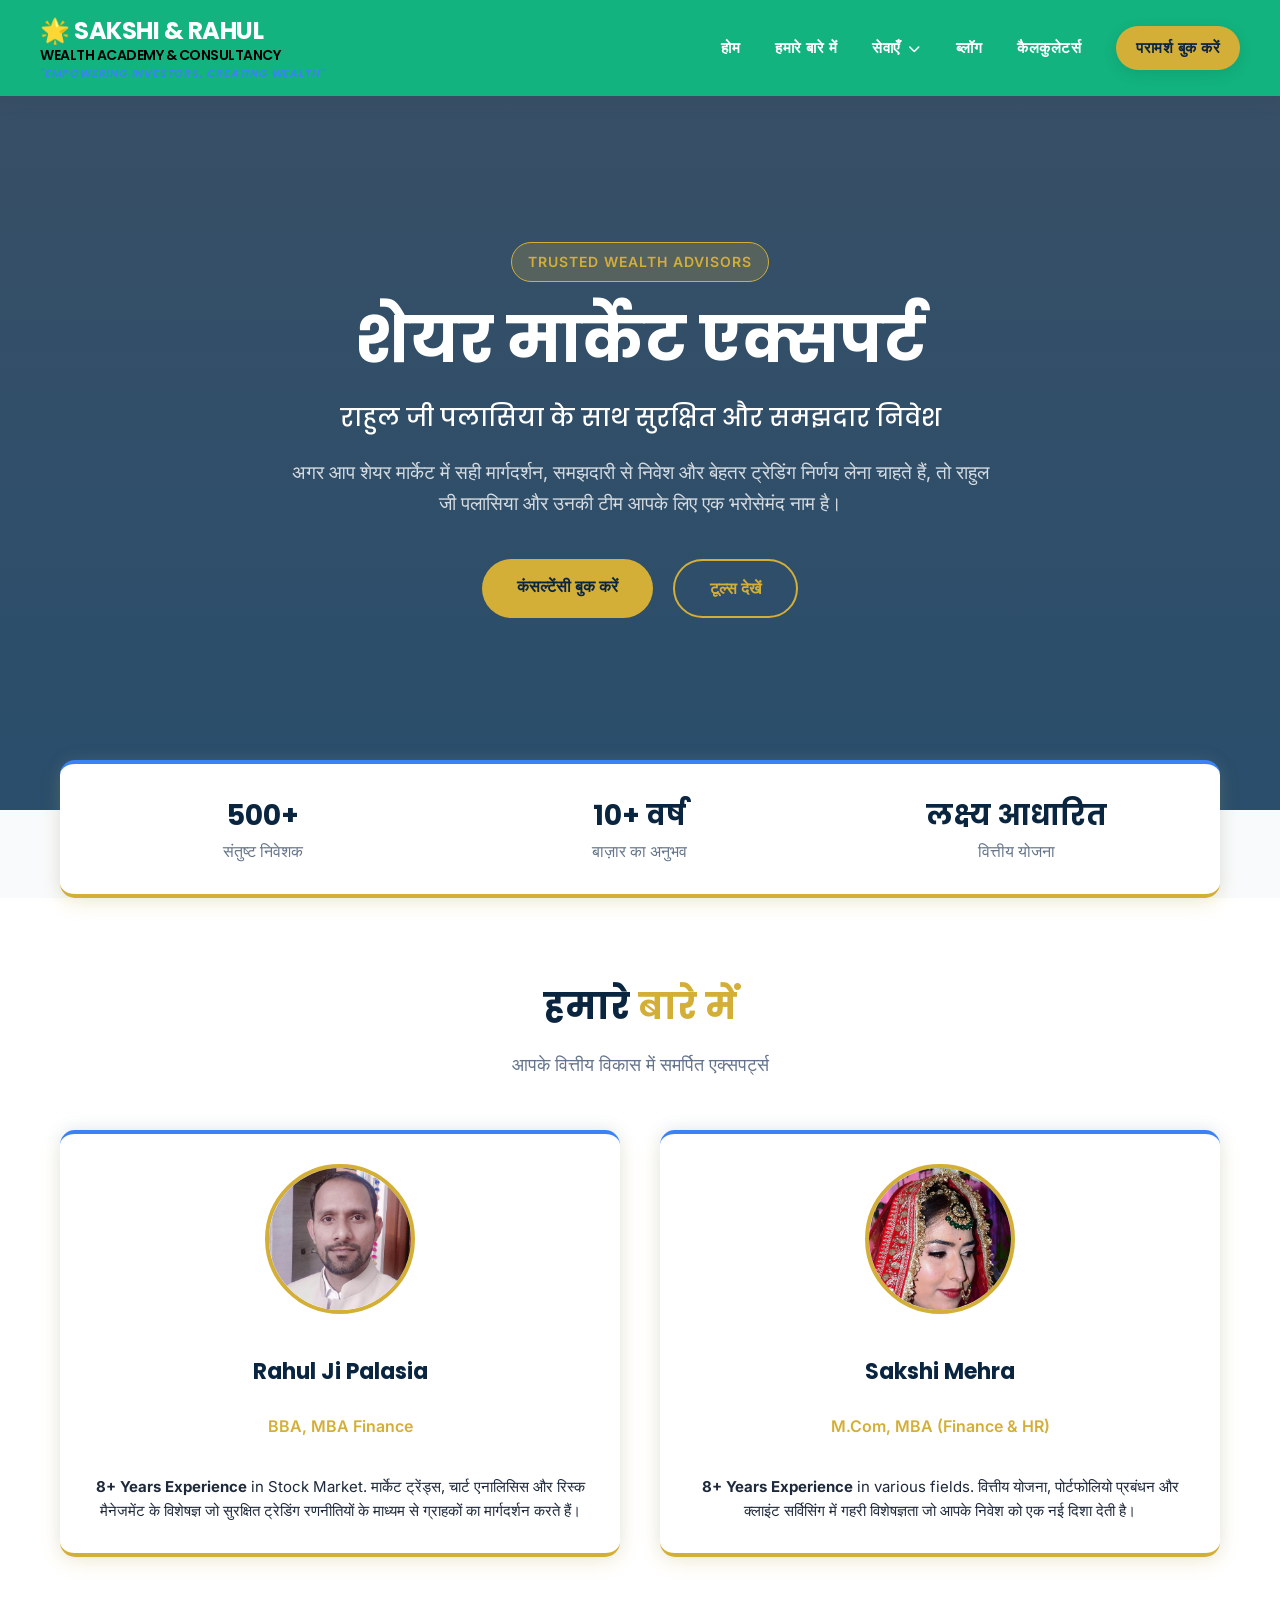
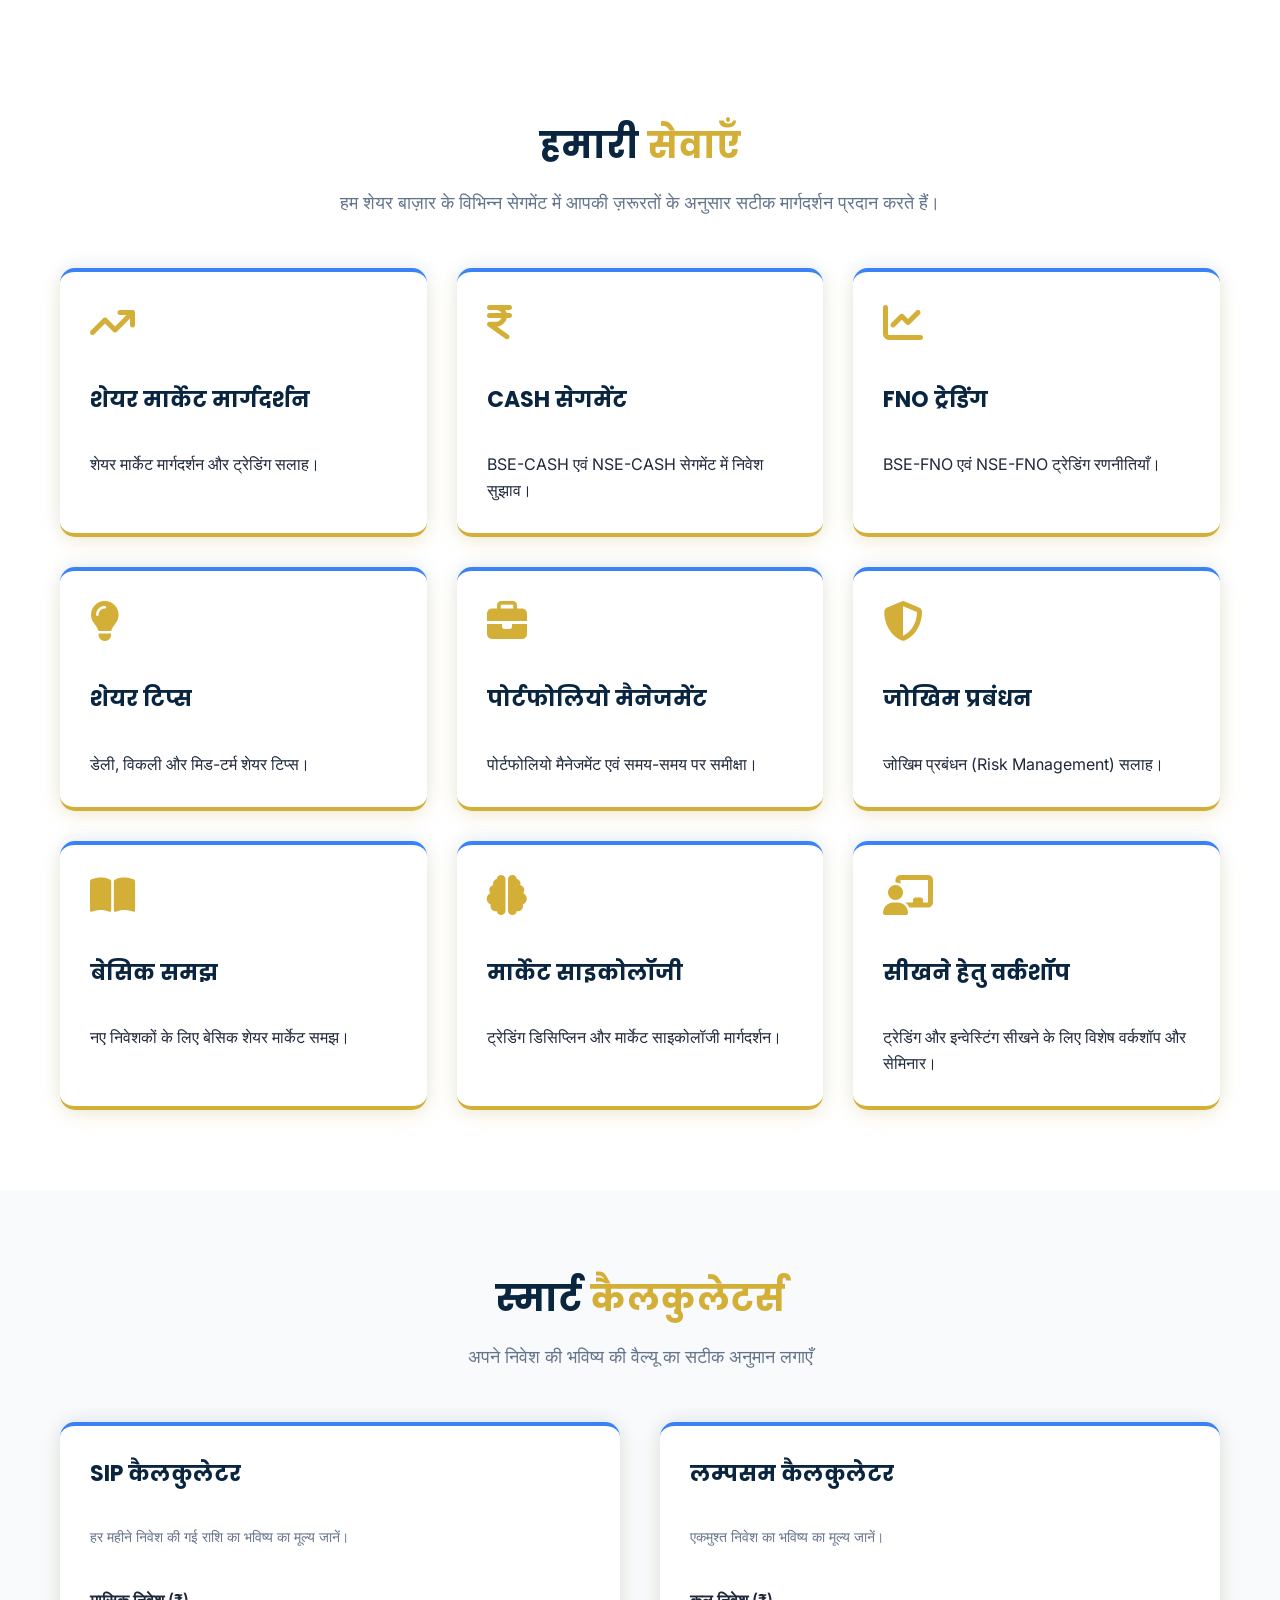
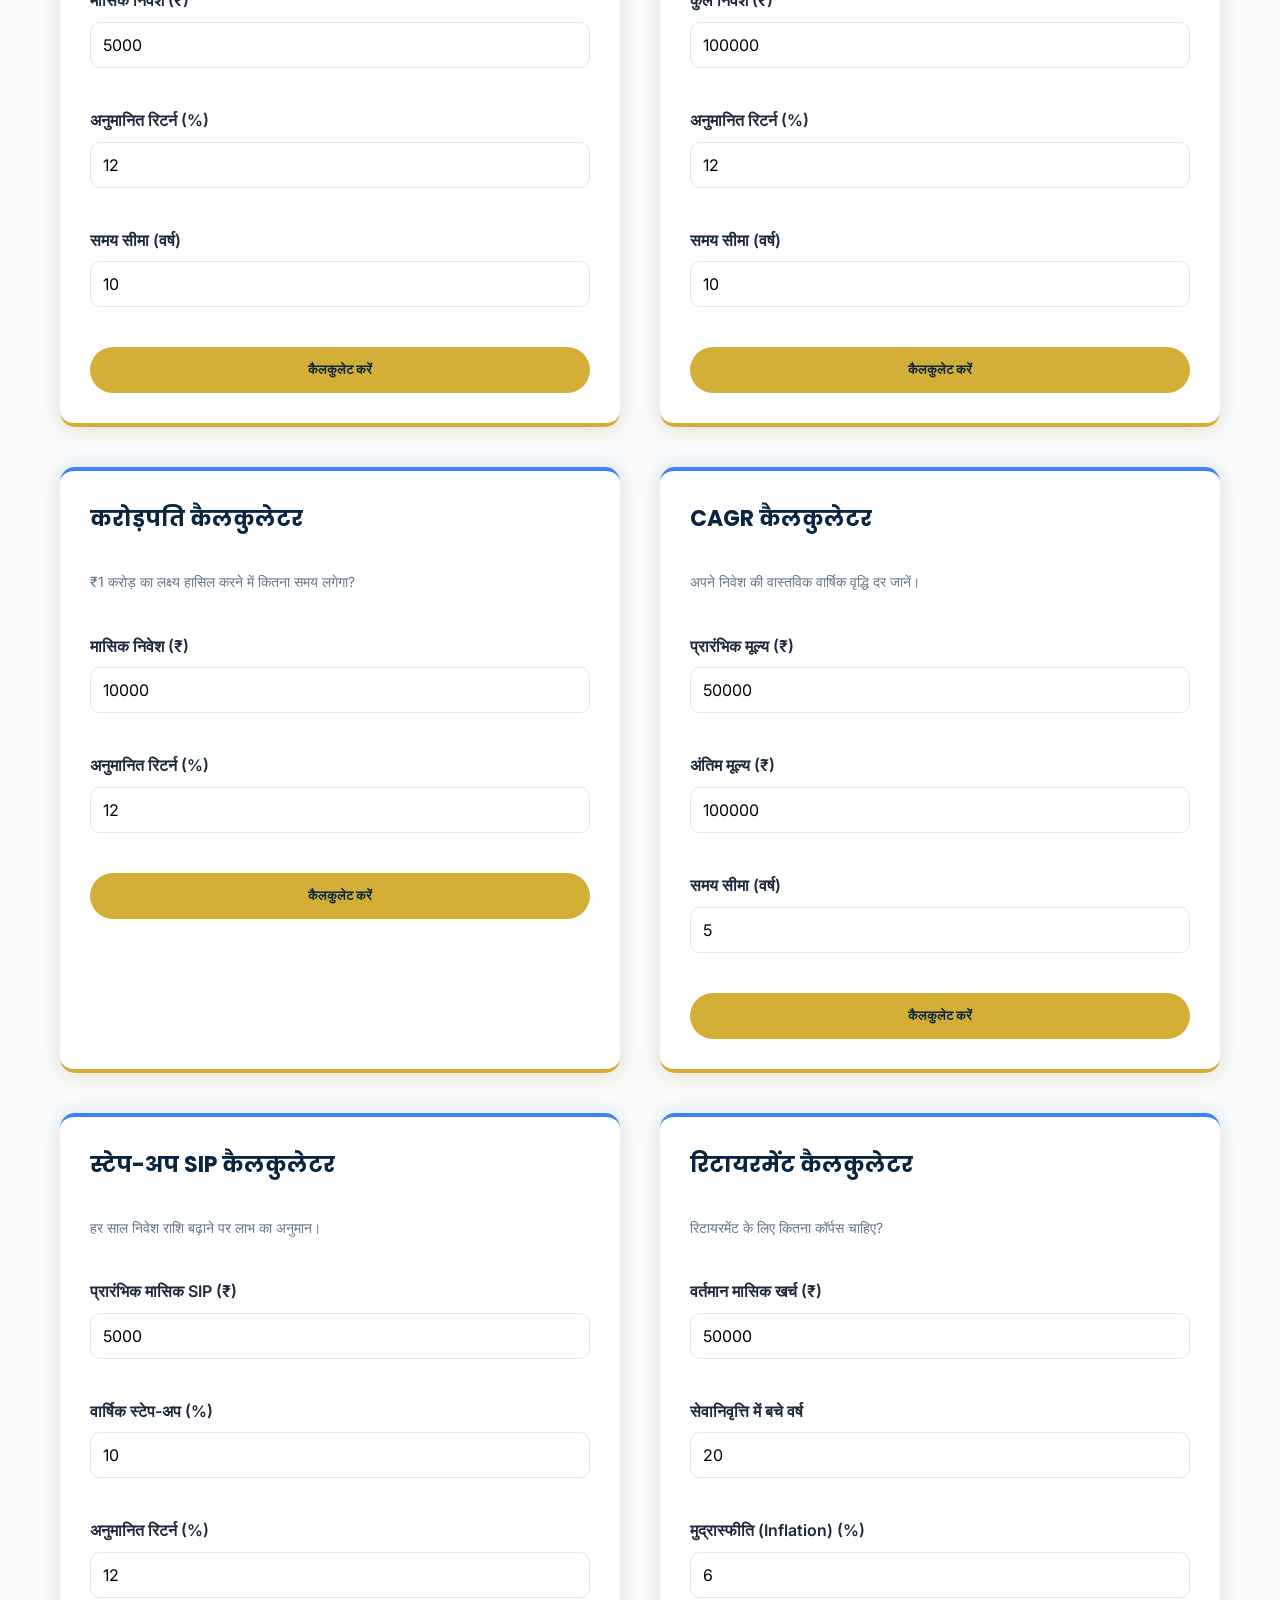
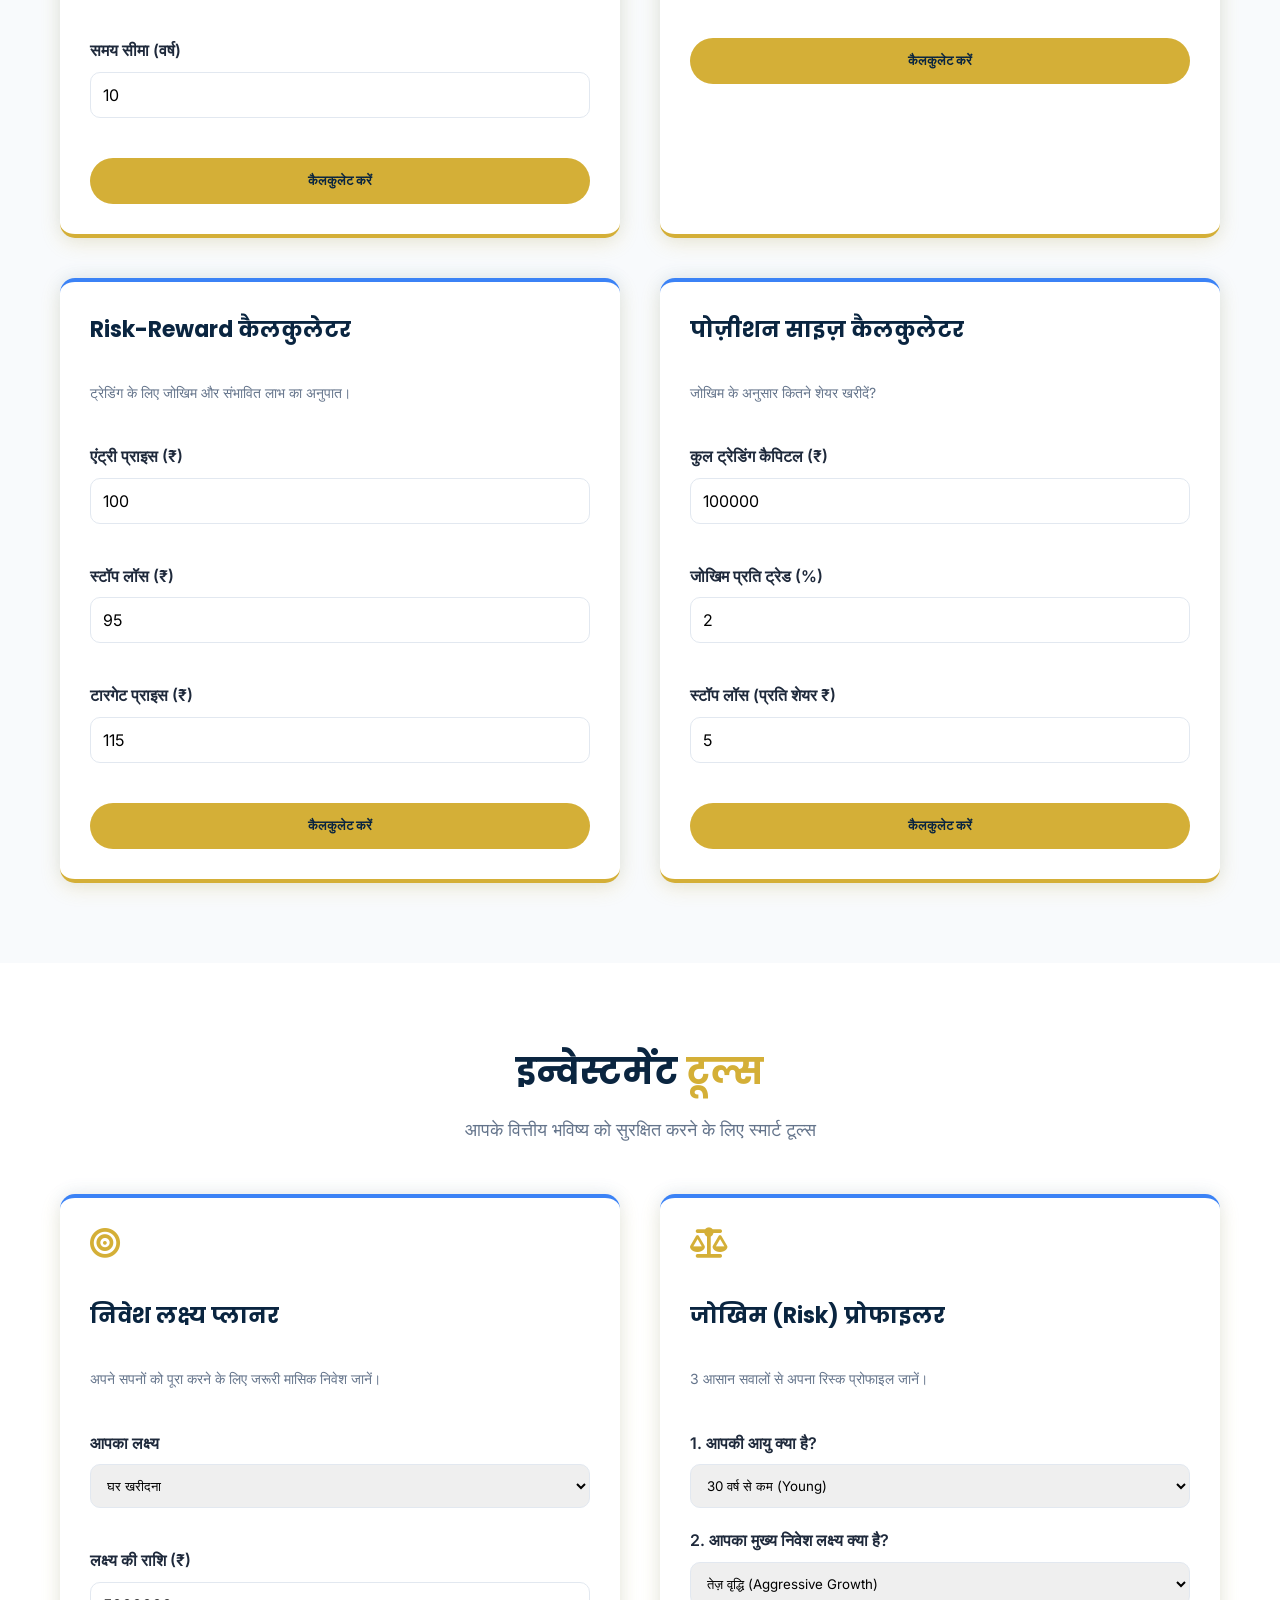
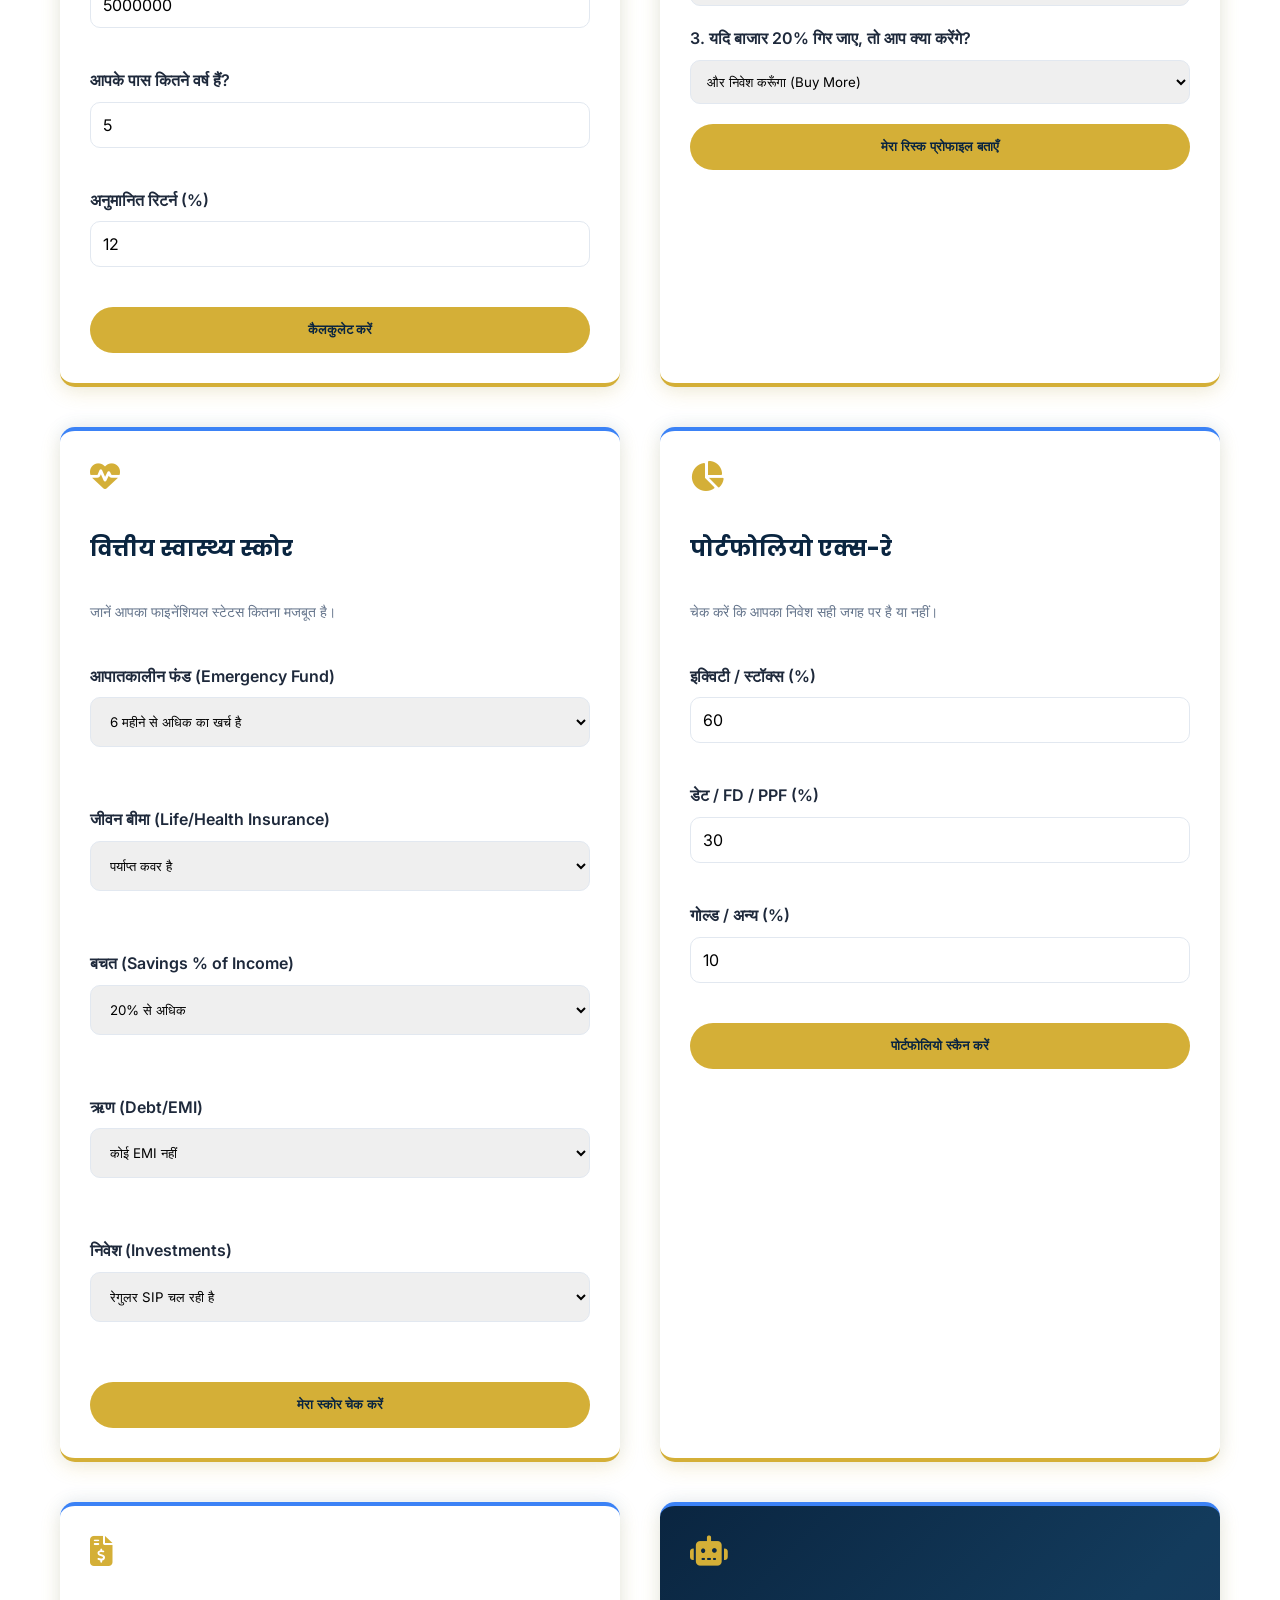
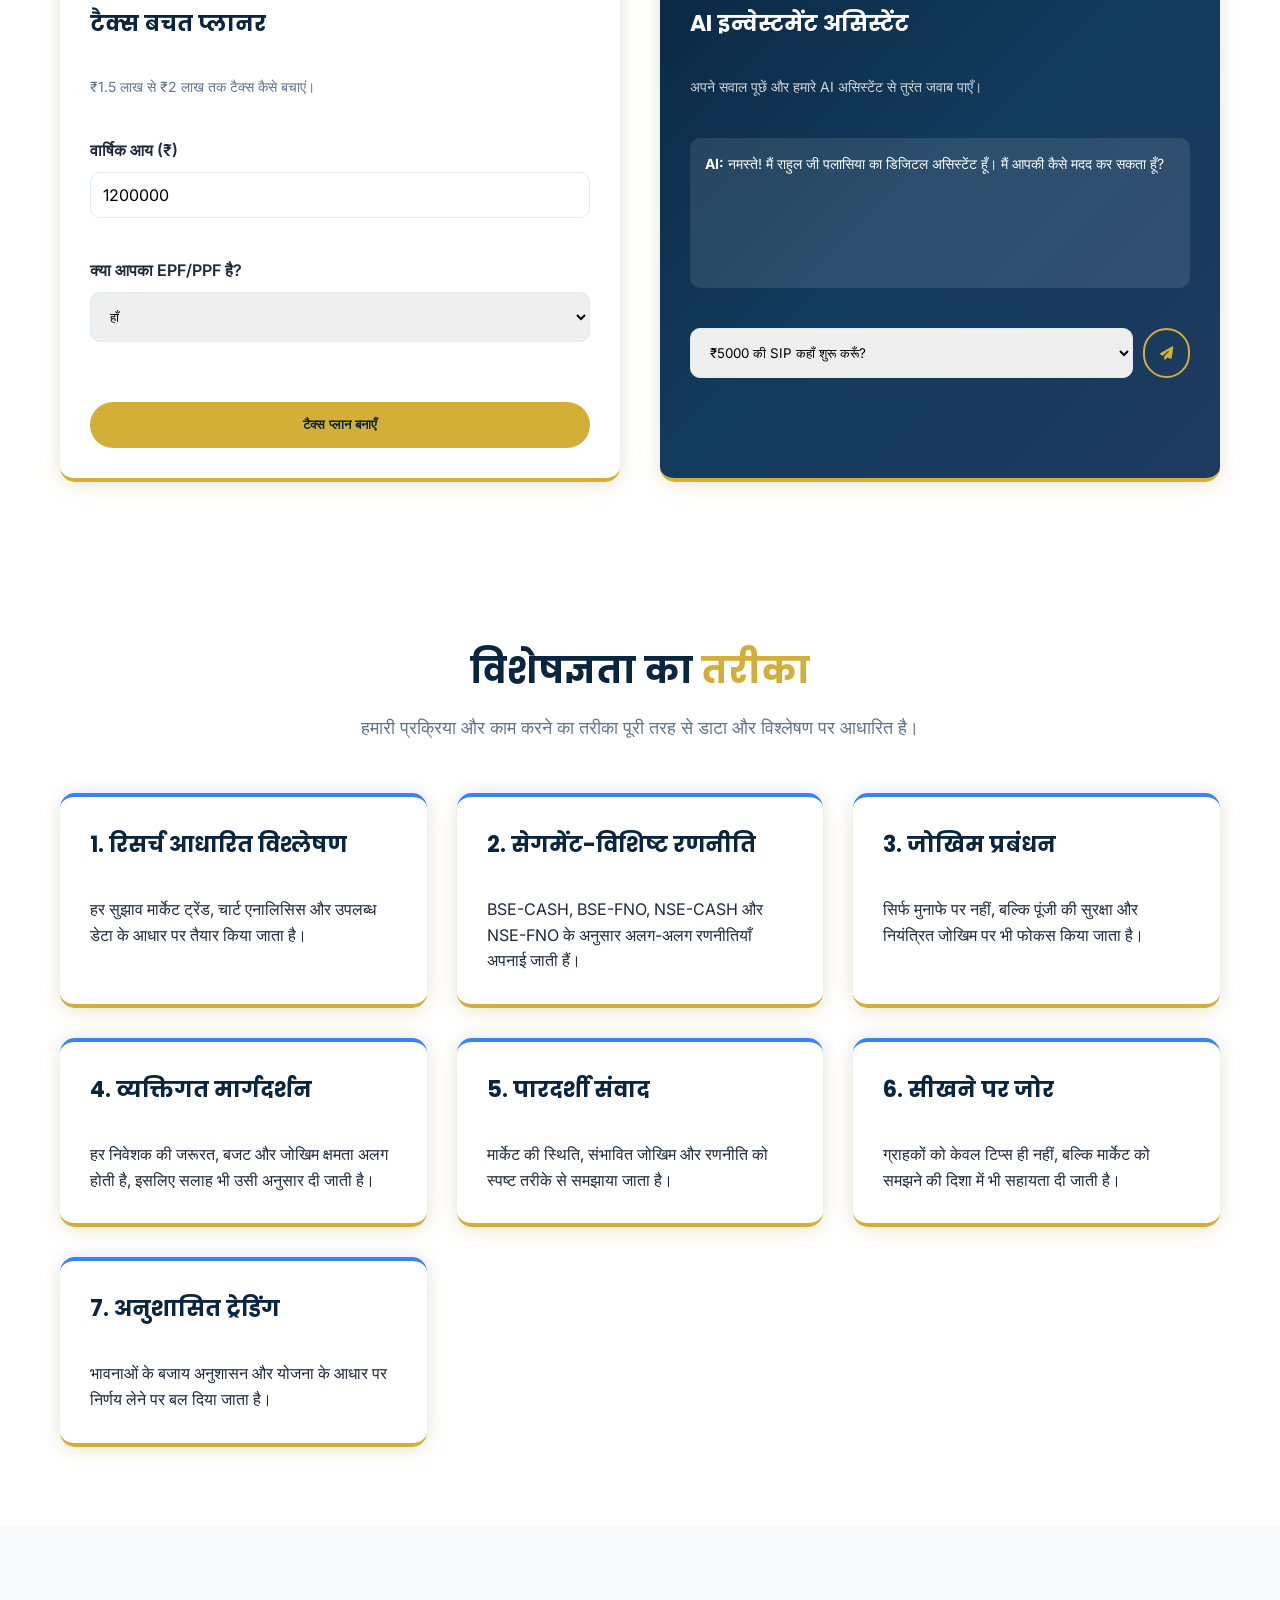
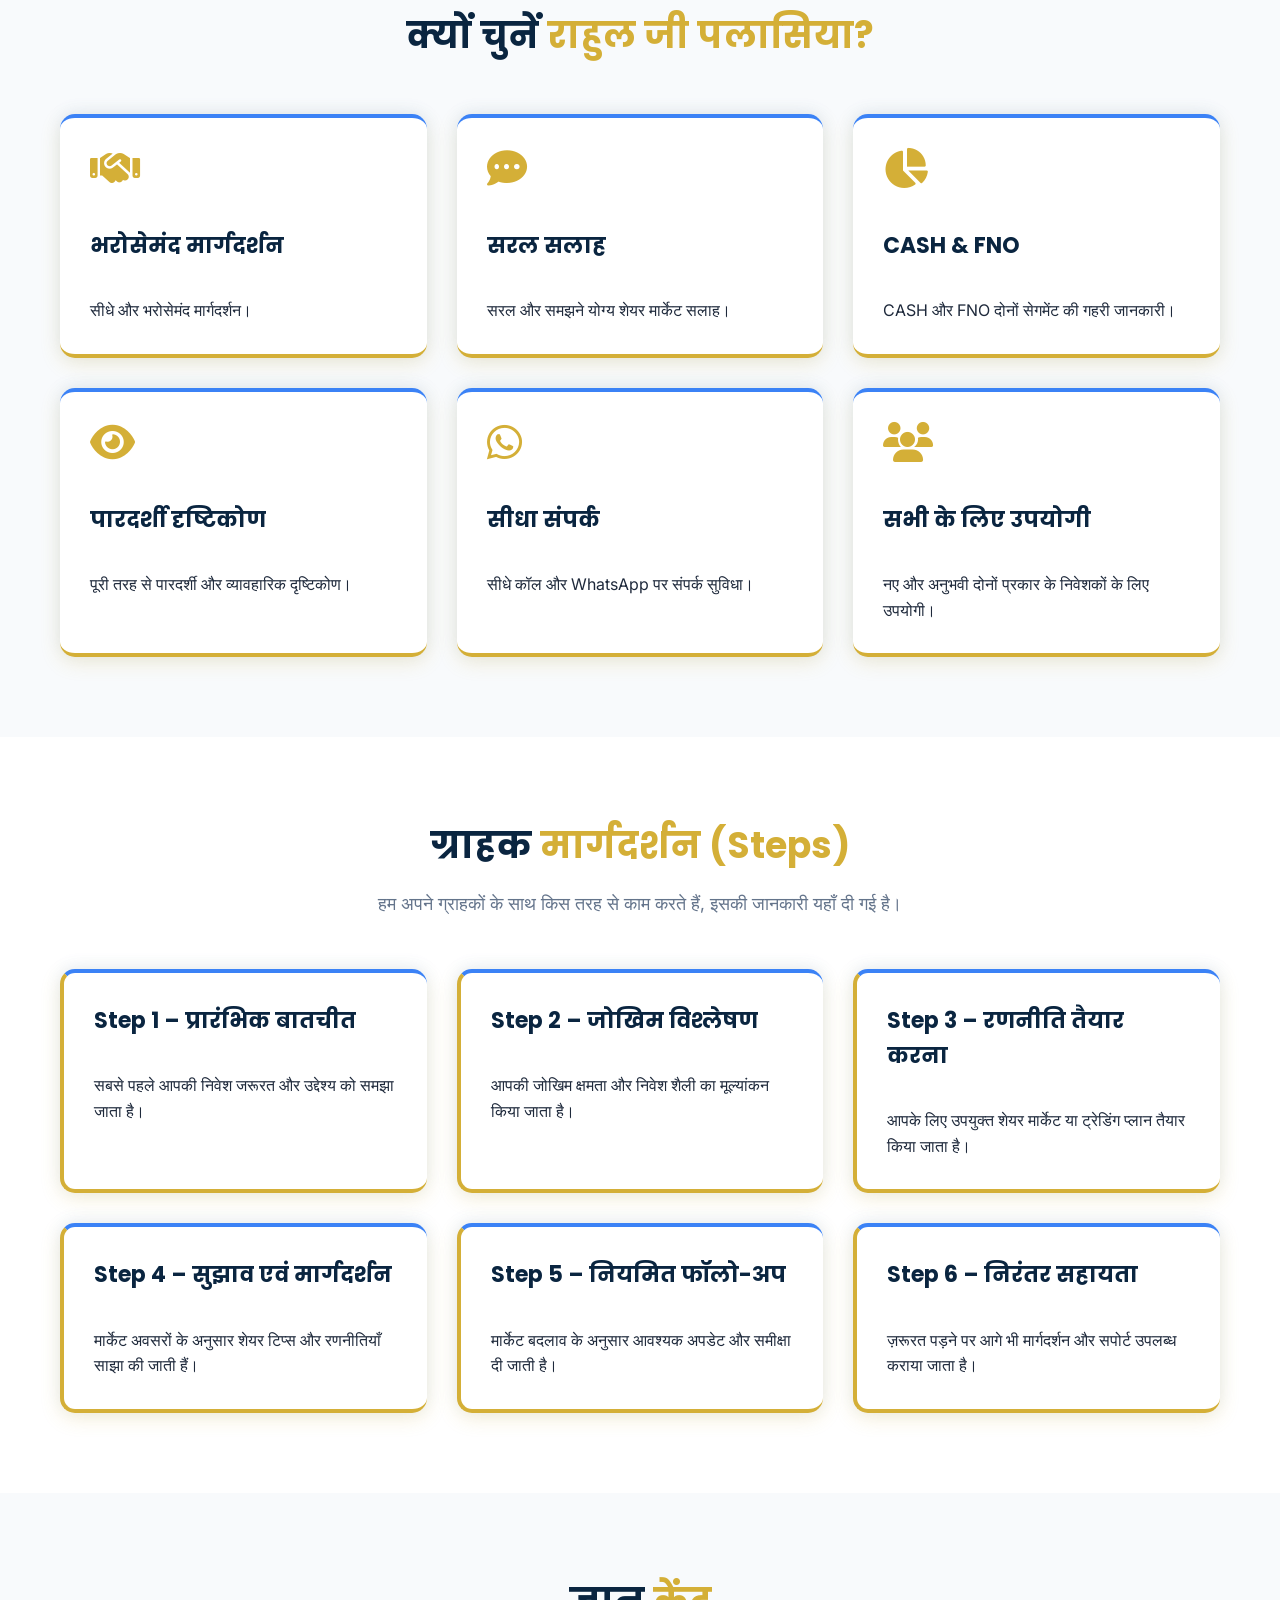
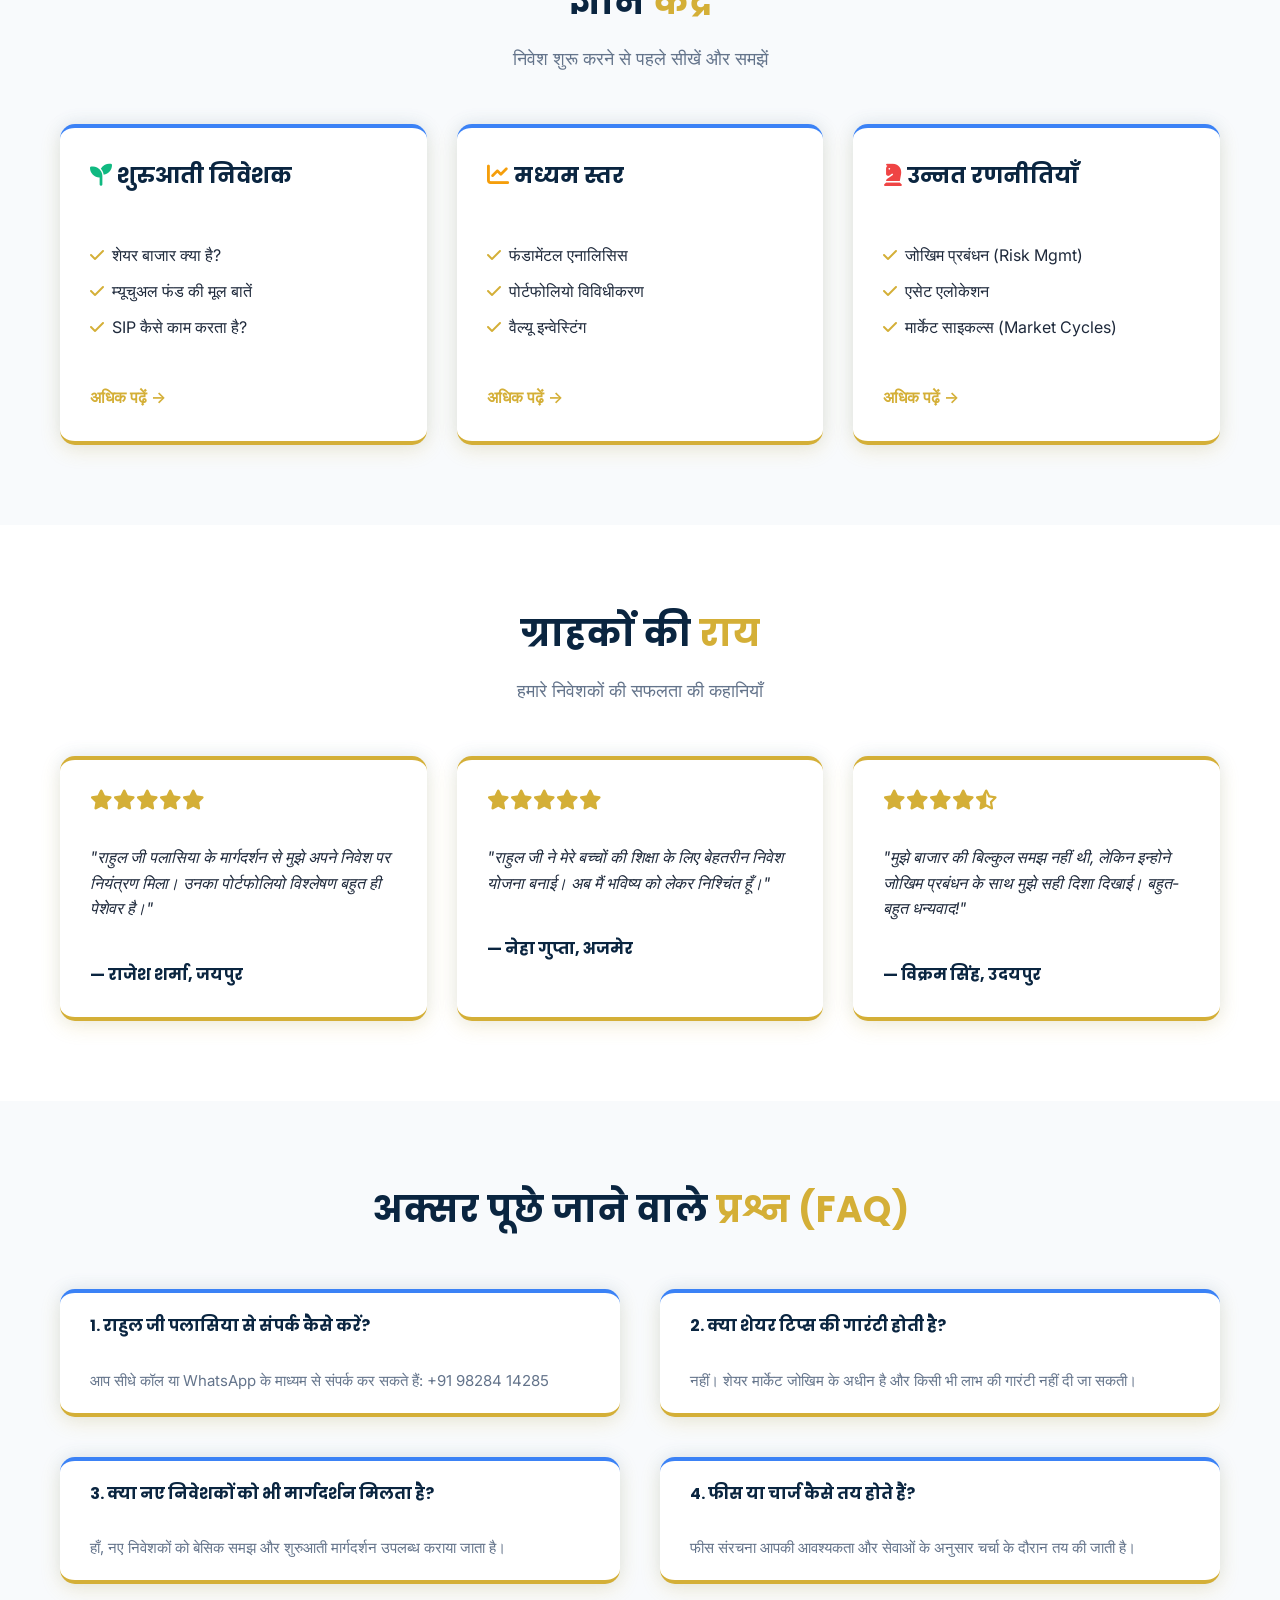
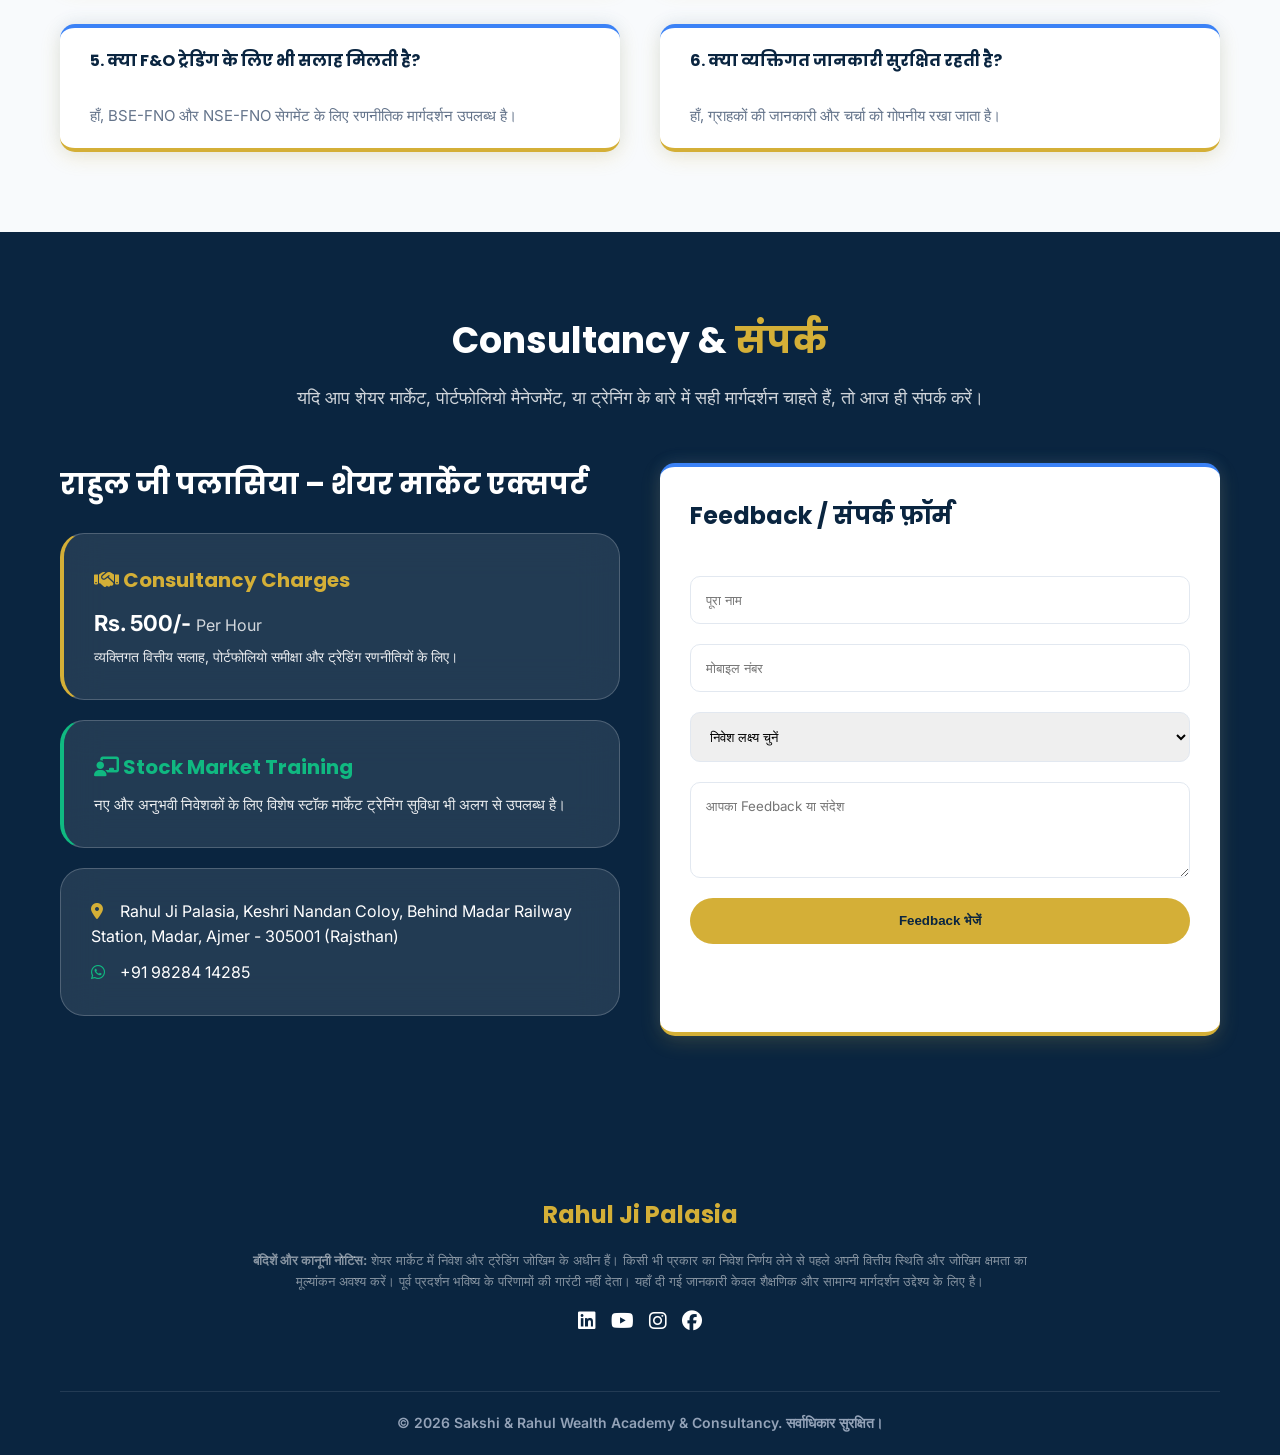
<file: index.html>
<head>
    <meta charset="UTF-8">
    <meta name="viewport" content="width=device-width, initial-scale=1.0">
    <title>🌟 Sakshi & Rahul Wealth Academy & Consultancy</title>
    <meta name="description" content="शेयर मार्केट, पोर्टफोलियो मैनेजमेंट, जोखिम प्रबंधन और ट्रेडिंग रणनीतियों के विशेषज्ञ।">
    <link rel="preconnect" href="https://fonts.googleapis.com">
    <link rel="preconnect" href="https://fonts.gstatic.com" crossorigin>
    <link href="https://fonts.googleapis.com/css2?family=Poppins:wght@400;500;600;700;800&family=Inter:wght@400;500;600&display=swap" rel="stylesheet">
    <link rel="stylesheet" href="style.css">
    <link rel="stylesheet" href="https://cdnjs.cloudflare.com/ajax/libs/font-awesome/6.4.0/css/all.min.css">
</head>
<body>

    <!-- Header -->
    <header>
        <div class="logo" style="line-height: 1.3;">
            <div style="font-size: 24px; font-weight: 700; color: var(--white);">🌟 Sakshi & Rahul</div>
            <div style="font-size: 14px; color: #000000; font-weight: 600;">Wealth Academy & Consultancy</div>
            <div style="font-size: 11px; color: var(--accent-blue); letter-spacing: 0.8px; margin-top: 2px; font-style: italic; font-weight: 600;">"Empowering Investors, Creating Wealth"</div>
        </div>
        <nav>
            <ul>
                <li><a href="#home">होम</a></li>
                <li><a href="index.html#about">हमारे बारे में</a></li>
                <li class="dropdown">
                    <a href="#services">सेवाएँ <i class="fa-solid fa-chevron-down" style="font-size: 12px; margin-left: 3px;"></i></a>
                    <div class="dropdown-content">
                        <a href="consultancy.html"><i class="fa-solid fa-handshake" style="margin-right: 8px;"></i> Consultancy Charges</a>
                        <a href="training.html"><i class="fa-solid fa-chalkboard-user" style="margin-right: 8px;"></i> Stock Market Training</a>
                    </div>
                </li>
                <li><a href="blog.html">ब्लॉग</a></li>
                <li><a href="#calculators">कैलकुलेटर्स</a></li>
                <li><a href="#contact" class="btn-primary" style="padding: 10px 20px; box-shadow: 0 4px 15px rgba(0, 0, 0, 0.1);">परामर्श बुक करें</a></li>
            </ul>
        </nav>
    </header>

    <!-- Section 1: Hero Banner -->
    <section id="home" class="hero" style="background: linear-gradient(rgba(10, 37, 64, 0.8), rgba(19, 59, 92, 0.9)), url('https://images.openai.com/static-rsc-4/JK_UJgGkW7LgPzMBNQWmCYzsvggaPqKtrziyjy9J2wDDkwgeFl8bQB94dTKk6qPC0rZwvhwX0-_sL-3J9R3w-BTeG_q8fA3XKi730LpwosErqza1DB88AdURjoHZDPpPzTTjIKdFmhEKB77KEu_pU-YI8CVJFm4EehJu6-NG2YB28AzMzq4kPrQ5U7aYaPKR?purpose=fullsize') center/cover;">
        <div class="hero-content">
            <span class="badge">Trusted Wealth Advisors</span>
            <h1>शेयर मार्केट <span>एक्सपर्ट</span></h1>
            <h2 style="color: var(--white); margin-bottom: 20px; font-weight: 500;">राहुल जी पलासिया के साथ सुरक्षित और समझदार निवेश</h2>
            <p>अगर आप शेयर मार्केट में सही मार्गदर्शन, समझदारी से निवेश और बेहतर ट्रेडिंग निर्णय लेना चाहते हैं, तो राहुल जी पलासिया और उनकी टीम आपके लिए एक भरोसेमंद नाम है।</p>
            <div class="buttons">
                <a href="consultancy.html" class="btn-primary">कंसल्टेंसी बुक करें</a>
                <a href="#calculators" class="btn-secondary">टूल्स देखें</a>
            </div>
        </div>
    </section>

    <!-- Section 2: Trust Indicators -->
    <div class="container">
        <div class="trust-indicators">
            <div class="grid-3">
                <div class="trust-item">
                    <h3>500+</h3>
                    <p>संतुष्ट निवेशक</p>
                </div>
                <div class="trust-item">
                    <h3>10+ वर्ष</h3>
                    <p>बाज़ार का अनुभव</p>
                </div>
                <div class="trust-item">
                    <h3>लक्ष्य आधारित</h3>
                    <p>वित्तीय योजना</p>
                </div>
            </div>
        </div>
    </div>

    <!-- Section: About Us -->
    <section id="about" class="section section-bg">
        <div class="container">
            <div class="section-header">
                <h2>हमारे <span>बारे में</span></h2>
                <p>आपके वित्तीय विकास में समर्पित एक्सपर्ट्स</p>
            </div>
            <div class="grid-2">
                <div class="tool-card" style="text-align: center; align-items: center;">
                    <img src="assets/Rahul-Ji-Palasia.jpeg" alt="Rahul Ji Palasia" style="width: 150px; height: 150px; border-radius: 50%; object-fit: cover; object-position: top; margin-bottom: 20px; border: 4px solid var(--secondary);">
                    <h3 style="color: var(--primary); margin-bottom: 5px;">Rahul Ji Palasia</h3>
                    <p style="color: var(--secondary); margin-bottom: 15px; font-weight: 600;">BBA, MBA Finance</p>
                    <p style="color: var(--text-dark); font-size: 15px; line-height: 1.6;"><strong>8+ Years Experience</strong> in Stock Market. मार्केट ट्रेंड्स, चार्ट एनालिसिस और रिस्क मैनेजमेंट के विशेषज्ञ जो सुरक्षित ट्रेडिंग रणनीतियों के माध्यम से ग्राहकों का मार्गदर्शन करते हैं।</p>
                </div>
                <div class="tool-card" style="text-align: center; align-items: center;">
                    <img src="assets/Sakshi.JPG" alt="Sakshi Mehra" style="width: 150px; height: 150px; border-radius: 50%; object-fit: cover; object-position: top; margin-bottom: 20px; border: 4px solid var(--secondary);">
                    <h3 style="color: var(--primary); margin-bottom: 5px;">Sakshi Mehra</h3>
                    <p style="color: var(--secondary); margin-bottom: 15px; font-weight: 600;">M.Com, MBA (Finance & HR)</p>
                    <p style="color: var(--text-dark); font-size: 15px; line-height: 1.6;"><strong>8+ Years Experience</strong> in various fields. वित्तीय योजना, पोर्टफोलियो प्रबंधन और क्लाइंट सर्विसिंग में गहरी विशेषज्ञता जो आपके निवेश को एक नई दिशा देती है।</p>
                </div>
            </div>
        </div>
    </section>

    <!-- Section 3: Services -->
    <section id="services" class="section section-bg">
        <div class="container">
            <div class="section-header">
                <h2>हमारी <span>सेवाएँ</span></h2>
                <p>हम शेयर बाज़ार के विभिन्न सेगमेंट में आपकी ज़रूरतों के अनुसार सटीक मार्गदर्शन प्रदान करते हैं।</p>
            </div>
            <div class="grid-3">
                <div class="tool-card">
                    <div class="card-icon"><i class="fa-solid fa-arrow-trend-up"></i></div>
                    <h3>शेयर मार्केट मार्गदर्शन</h3>
                    <p>शेयर मार्केट मार्गदर्शन और ट्रेडिंग सलाह।</p>
                </div>
                <div class="tool-card">
                    <div class="card-icon"><i class="fa-solid fa-indian-rupee-sign"></i></div>
                    <h3>CASH सेगमेंट</h3>
                    <p>BSE-CASH एवं NSE-CASH सेगमेंट में निवेश सुझाव।</p>
                </div>
                <div class="tool-card">
                    <div class="card-icon"><i class="fa-solid fa-chart-line"></i></div>
                    <h3>FNO ट्रेडिंग</h3>
                    <p>BSE-FNO एवं NSE-FNO ट्रेडिंग रणनीतियाँ।</p>
                </div>
                <div class="tool-card">
                    <div class="card-icon"><i class="fa-solid fa-lightbulb"></i></div>
                    <h3>शेयर टिप्स</h3>
                    <p>डेली, विकली और मिड-टर्म शेयर टिप्स।</p>
                </div>
                <div class="tool-card">
                    <div class="card-icon"><i class="fa-solid fa-briefcase"></i></div>
                    <h3>पोर्टफोलियो मैनेजमेंट</h3>
                    <p>पोर्टफोलियो मैनेजमेंट एवं समय-समय पर समीक्षा।</p>
                </div>
                <div class="tool-card">
                    <div class="card-icon"><i class="fa-solid fa-shield-halved"></i></div>
                    <h3>जोखिम प्रबंधन</h3>
                    <p>जोखिम प्रबंधन (Risk Management) सलाह।</p>
                </div>
                <div class="tool-card">
                    <div class="card-icon"><i class="fa-solid fa-book-open"></i></div>
                    <h3>बेसिक समझ</h3>
                    <p>नए निवेशकों के लिए बेसिक शेयर मार्केट समझ।</p>
                </div>
                <div class="tool-card">
                    <div class="card-icon"><i class="fa-solid fa-brain"></i></div>
                    <h3>मार्केट साइकोलॉजी</h3>
                    <p>ट्रेडिंग डिसिप्लिन और मार्केट साइकोलॉजी मार्गदर्शन।</p>
                </div>
                <div class="tool-card">
                    <div class="card-icon"><i class="fa-solid fa-chalkboard-user"></i></div>
                    <h3>सीखने हेतु वर्कशॉप</h3>
                    <p>ट्रेडिंग और इन्वेस्टिंग सीखने के लिए विशेष वर्कशॉप और सेमिनार।</p>
                </div>
            </div>
        </div>
    </section>

    <!-- Section 4 & 5: Smart Calculators -->
    <section id="calculators" class="section" style="background-color: var(--background);">
        <div class="container">
            <div class="section-header">
                <h2>स्मार्ट <span>कैलकुलेटर्स</span></h2>
                <p>अपने निवेश की भविष्य की वैल्यू का सटीक अनुमान लगाएँ</p>
            </div>
            <div class="grid-2">
                <!-- SIP Calculator -->
                <div class="tool-card">
                    <h3>SIP कैलकुलेटर</h3>
                    <p style="color: var(--text-light); margin-bottom: 20px; font-size: 14px;">हर महीने निवेश की गई राशि का भविष्य का मूल्य जानें।</p>
                    <div class="input-group">
                        <label>मासिक निवेश (₹)</label>
                        <input type="number" id="sipAmount" value="5000">
                    </div>
                    <div class="input-group">
                        <label>अनुमानित रिटर्न (%)</label>
                        <input type="number" id="sipReturn" value="12">
                    </div>
                    <div class="input-group">
                        <label>समय सीमा (वर्ष)</label>
                        <input type="number" id="sipYears" value="10">
                    </div>
                    <button class="btn-primary" onclick="calculateSIP()" style="width: 100%;">कैलकुलेट करें</button>
                    
                    <div class="result-box" id="sipResult" style="display: none;">
                        <h4>कुल निवेश मूल्य</h4>
                        <div class="amount" id="sipTotalValue">₹0</div>
                        <p style="margin-top: 10px; font-size: 14px;">आपका निवेश: <span id="sipInvestedAmount">₹0</span></p>
                        <p style="font-size: 14px;">अनुमानित लाभ: <span id="sipEstReturns">₹0</span></p>
                    </div>
                </div>

                <!-- Lumpsum Calculator -->
                <div class="tool-card">
                    <h3>लम्पसम कैलकुलेटर</h3>
                    <p style="color: var(--text-light); margin-bottom: 20px; font-size: 14px;">एकमुश्त निवेश का भविष्य का मूल्य जानें।</p>
                    <div class="input-group">
                        <label>कुल निवेश (₹)</label>
                        <input type="number" id="lumpAmount" value="100000">
                    </div>
                    <div class="input-group">
                        <label>अनुमानित रिटर्न (%)</label>
                        <input type="number" id="lumpReturn" value="12">
                    </div>
                    <div class="input-group">
                        <label>समय सीमा (वर्ष)</label>
                        <input type="number" id="lumpYears" value="10">
                    </div>
                    <button class="btn-primary" onclick="calculateLumpsum()" style="width: 100%;">कैलकुलेट करें</button>
                    
                    <div class="result-box" id="lumpResult" style="display: none;">
                        <h4>कुल निवेश मूल्य</h4>
                        <div class="amount" id="lumpTotalValue">₹0</div>
                        <p style="margin-top: 10px; font-size: 14px;">अनुमानित लाभ: <span id="lumpEstReturns">₹0</span></p>
                    </div>
                </div>

                <!-- Crorepati Calculator -->
                <div class="tool-card">
                    <h3>करोड़पति कैलकुलेटर</h3>
                    <p style="color: var(--text-light); margin-bottom: 20px; font-size: 14px;">₹1 करोड़ का लक्ष्य हासिल करने में कितना समय लगेगा?</p>
                    <div class="input-group">
                        <label>मासिक निवेश (₹)</label>
                        <input type="number" id="croreAmount" value="10000">
                    </div>
                    <div class="input-group">
                        <label>अनुमानित रिटर्न (%)</label>
                        <input type="number" id="croreReturn" value="12">
                    </div>
                    <button class="btn-primary" onclick="calculateCrorepati()" style="width: 100%;">कैलकुलेट करें</button>
                    
                    <div class="result-box" id="croreResult" style="display: none;">
                        <h4>₹1 करोड़ बनने में लगने वाला समय</h4>
                        <div class="amount" id="croreYears">0 वर्ष</div>
                    </div>
                </div>

                <!-- CAGR Calculator -->
                <div class="tool-card">
                    <h3>CAGR कैलकुलेटर</h3>
                    <p style="color: var(--text-light); margin-bottom: 20px; font-size: 14px;">अपने निवेश की वास्तविक वार्षिक वृद्धि दर जानें।</p>
                    <div class="input-group">
                        <label>प्रारंभिक मूल्य (₹)</label>
                        <input type="number" id="cagrStart" value="50000">
                    </div>
                    <div class="input-group">
                        <label>अंतिम मूल्य (₹)</label>
                        <input type="number" id="cagrEnd" value="100000">
                    </div>
                    <div class="input-group">
                        <label>समय सीमा (वर्ष)</label>
                        <input type="number" id="cagrYears" value="5">
                    </div>
                    <button class="btn-primary" onclick="calculateCAGR()" style="width: 100%;">कैलकुलेट करें</button>
                    
                    <div class="result-box" id="cagrResult" style="display: none;">
                        <h4>वार्षिक वृद्धि दर (CAGR)</h4>
                        <div class="amount" id="cagrValue">0%</div>
                    </div>
                </div>

                <!-- Step-Up SIP Calculator -->
                <div class="tool-card">
                    <h3>स्टेप-अप SIP कैलकुलेटर</h3>
                    <p style="color: var(--text-light); margin-bottom: 20px; font-size: 14px;">हर साल निवेश राशि बढ़ाने पर लाभ का अनुमान।</p>
                    <div class="input-group">
                        <label>प्रारंभिक मासिक SIP (₹)</label>
                        <input type="number" id="stepAmount" value="5000">
                    </div>
                    <div class="input-group">
                        <label>वार्षिक स्टेप-अप (%)</label>
                        <input type="number" id="stepUpRate" value="10">
                    </div>
                    <div class="input-group">
                        <label>अनुमानित रिटर्न (%)</label>
                        <input type="number" id="stepReturn" value="12">
                    </div>
                    <div class="input-group">
                        <label>समय सीमा (वर्ष)</label>
                        <input type="number" id="stepYears" value="10">
                    </div>
                    <button class="btn-primary" onclick="calculateStepUpSIP()" style="width: 100%;">कैलकुलेट करें</button>
                    
                    <div class="result-box" id="stepResult" style="display: none;">
                        <h4>कुल निवेश मूल्य</h4>
                        <div class="amount" id="stepTotalValue">₹0</div>
                    </div>
                </div>

                <!-- Retirement Calculator -->
                <div class="tool-card">
                    <h3>रिटायरमेंट कैलकुलेटर</h3>
                    <p style="color: var(--text-light); margin-bottom: 20px; font-size: 14px;">रिटायरमेंट के लिए कितना कॉर्पस चाहिए?</p>
                    <div class="input-group">
                        <label>वर्तमान मासिक खर्च (₹)</label>
                        <input type="number" id="retireExpense" value="50000">
                    </div>
                    <div class="input-group">
                        <label>सेवानिवृत्ति में बचे वर्ष</label>
                        <input type="number" id="retireYears" value="20">
                    </div>
                    <div class="input-group">
                        <label>मुद्रास्फीति (Inflation) (%)</label>
                        <input type="number" id="retireInflation" value="6">
                    </div>
                    <button class="btn-primary" onclick="calculateRetirement()" style="width: 100%;">कैलकुलेट करें</button>
                    
                    <div class="result-box" id="retireResult" style="display: none;">
                        <h4>आवश्यक रिटायरमेंट कॉर्पस</h4>
                        <div class="amount" id="retireCorpus">₹0</div>
                    </div>
                </div>

                <!-- Risk-Reward Calculator -->
                <div class="tool-card">
                    <h3>Risk-Reward कैलकुलेटर</h3>
                    <p style="color: var(--text-light); margin-bottom: 20px; font-size: 14px;">ट्रेडिंग के लिए जोखिम और संभावित लाभ का अनुपात।</p>
                    <div class="input-group">
                        <label>एंट्री प्राइस (₹)</label>
                        <input type="number" id="rrEntry" value="100">
                    </div>
                    <div class="input-group">
                        <label>स्टॉप लॉस (₹)</label>
                        <input type="number" id="rrStopLoss" value="95">
                    </div>
                    <div class="input-group">
                        <label>टारगेट प्राइस (₹)</label>
                        <input type="number" id="rrTarget" value="115">
                    </div>
                    <button class="btn-primary" onclick="calculateRiskReward()" style="width: 100%;">कैलकुलेट करें</button>
                    
                    <div class="result-box" id="rrResult" style="display: none;">
                        <h4>Risk / Reward अनुपात</h4>
                        <div class="amount" id="rrValue">1 : 0</div>
                    </div>
                </div>

                <!-- Position Size Calculator -->
                <div class="tool-card">
                    <h3>पोज़ीशन साइज़ कैलकुलेटर</h3>
                    <p style="color: var(--text-light); margin-bottom: 20px; font-size: 14px;">जोखिम के अनुसार कितने शेयर खरीदें?</p>
                    <div class="input-group">
                        <label>कुल ट्रेडिंग कैपिटल (₹)</label>
                        <input type="number" id="psCapital" value="100000">
                    </div>
                    <div class="input-group">
                        <label>जोखिम प्रति ट्रेड (%)</label>
                        <input type="number" id="psRiskPct" value="2">
                    </div>
                    <div class="input-group">
                        <label>स्टॉप लॉस (प्रति शेयर ₹)</label>
                        <input type="number" id="psStopLossAmt" value="5">
                    </div>
                    <button class="btn-primary" onclick="calculatePositionSize()" style="width: 100%;">कैलकुलेट करें</button>
                    
                    <div class="result-box" id="psResult" style="display: none;">
                        <h4>खरीदे जाने वाले शेयर</h4>
                        <div class="amount" id="psShares">0 Share(s)</div>
                    </div>
                </div>
            </div>
        </div>
    </section>

    <!-- Section 5: Investment Tools -->
    <section id="tools" class="section section-bg">
        <div class="container">
            <div class="section-header">
                <h2>इन्वेस्टमेंट <span>टूल्स</span></h2>
                <p>आपके वित्तीय भविष्य को सुरक्षित करने के लिए स्मार्ट टूल्स</p>
            </div>
            <div class="grid-2">
                <!-- Goal Planner Tool -->
                <div class="tool-card">
                    <div class="card-icon" style="font-size: 30px;"><i class="fa-solid fa-bullseye"></i></div>
                    <h3>निवेश लक्ष्य प्लानर</h3>
                    <p style="color: var(--text-light); margin-bottom: 20px; font-size: 14px;">अपने सपनों को पूरा करने के लिए जरूरी मासिक निवेश जानें।</p>
                    <div class="input-group">
                        <label>आपका लक्ष्य</label>
                        <select id="goalType" class="form-control" style="margin-bottom:0; padding: 12px; border-radius: 10px;">
                            <option value="house">घर खरीदना</option>
                            <option value="education">बच्चों की शिक्षा</option>
                            <option value="marriage">शादी</option>
                            <option value="retirement">रिटायरमेंट</option>
                        </select>
                    </div>
                    <div class="input-group">
                        <label>लक्ष्य की राशि (₹)</label>
                        <input type="number" id="goalAmount" value="5000000">
                    </div>
                    <div class="input-group">
                        <label>आपके पास कितने वर्ष हैं?</label>
                        <input type="number" id="goalYears" value="5">
                    </div>
                    <div class="input-group">
                        <label>अनुमानित रिटर्न (%)</label>
                        <input type="number" id="goalReturn" value="12">
                    </div>
                    <button class="btn-primary" onclick="calculateGoalPlanner()" style="width: 100%;">कैलकुलेट करें</button>
                    
                    <div class="result-box" id="goalResult" style="display: none;">
                        <h4>आवश्यक मासिक SIP</h4>
                        <div class="amount" id="goalSIPValue">₹0</div>
                    </div>
                </div>

                <!-- Risk Profiler Tool -->
                <div class="tool-card">
                    <div class="card-icon" style="font-size: 30px;"><i class="fa-solid fa-scale-balanced"></i></div>
                    <h3>जोखिम (Risk) प्रोफाइलर</h3>
                    <p style="color: var(--text-light); margin-bottom: 20px; font-size: 14px;">3 आसान सवालों से अपना रिस्क प्रोफाइल जानें।</p>
                    
                    <div id="riskQuestions">
                        <div class="input-group">
                            <label>1. आपकी आयु क्या है?</label>
                            <select id="riskQ1" class="form-control" style="margin-bottom:0; padding: 12px; border-radius: 10px;">
                                <option value="3">30 वर्ष से कम (Young)</option>
                                <option value="2">30 - 50 वर्ष (Middle)</option>
                                <option value="1">50 वर्ष से अधिक (Older)</option>
                            </select>
                        </div>
                        <div class="input-group">
                            <label>2. आपका मुख्य निवेश लक्ष्य क्या है?</label>
                            <select id="riskQ2" class="form-control" style="margin-bottom:0; padding: 12px; border-radius: 10px;">
                                <option value="3">तेज़ वृद्धि (Aggressive Growth)</option>
                                <option value="2">संतुलित वृद्धि (Balanced)</option>
                                <option value="1">पूंजी सुरक्षा (Capital Protection)</option>
                            </select>
                        </div>
                        <div class="input-group">
                            <label>3. यदि बाजार 20% गिर जाए, तो आप क्या करेंगे?</label>
                            <select id="riskQ3" class="form-control" style="margin-bottom:0; padding: 12px; border-radius: 10px;">
                                <option value="3">और निवेश करूँगा (Buy More)</option>
                                <option value="2">कुछ नहीं करूँगा (Hold)</option>
                                <option value="1">सब कुछ बेच दूँगा (Sell)</option>
                            </select>
                        </div>
                        <button class="btn-primary" onclick="calculateRiskProfile()" style="width: 100%;">मेरा रिस्क प्रोफाइल बताएँ</button>
                    </div>

                    <div class="result-box" id="riskResult" style="display: none; padding: 30px;">
                        <h4 style="font-size: 18px; margin-bottom: 10px;">आपकी रिस्क प्रोफाइल:</h4>
                        <div class="amount" id="riskProfileName" style="color: var(--secondary); margin-bottom: 15px;">Moderate Risk</div>
                        <p id="riskProfileDesc" style="font-size: 14px; color: var(--text-dark);">संतुलित निवेश (Balanced) आपके लिए सबसे बेहतर है।</p>
                        <button class="btn-secondary" onclick="document.getElementById('riskResult').style.display='none'; document.getElementById('riskQuestions').style.display='block';" style="margin-top: 20px; font-size: 12px; padding: 8px 16px;">फिर से टेस्ट दें</button>
                    </div>
                </div>

                <!-- Financial Health Score Tool -->
                <div class="tool-card">
                    <div class="card-icon" style="font-size: 30px;"><i class="fa-solid fa-heart-pulse"></i></div>
                    <h3>वित्तीय स्वास्थ्य स्कोर</h3>
                    <p style="color: var(--text-light); margin-bottom: 20px; font-size: 14px;">जानें आपका फाइनेंशियल स्टेटस कितना मजबूत है।</p>
                    <div class="input-group">
                        <label>आपातकालीन फंड (Emergency Fund)</label>
                        <select id="fhQ1" class="form-control">
                            <option value="20">6 महीने से अधिक का खर्च है</option>
                            <option value="10">3 महीने का खर्च है</option>
                            <option value="0">नहीं है</option>
                        </select>
                    </div>
                    <div class="input-group">
                        <label>जीवन बीमा (Life/Health Insurance)</label>
                        <select id="fhQ2" class="form-control">
                            <option value="20">पर्याप्त कवर है</option>
                            <option value="10">कम कवर है</option>
                            <option value="0">कोई बीमा नहीं</option>
                        </select>
                    </div>
                    <div class="input-group">
                        <label>बचत (Savings % of Income)</label>
                        <select id="fhQ3" class="form-control">
                            <option value="20">20% से अधिक</option>
                            <option value="10">10% - 20%</option>
                            <option value="0">10% से कम</option>
                        </select>
                    </div>
                    <div class="input-group">
                        <label>ऋण (Debt/EMI)</label>
                        <select id="fhQ4" class="form-control">
                            <option value="20">कोई EMI नहीं</option>
                            <option value="10">आय का 30% तक</option>
                            <option value="0">आय का 30% से अधिक</option>
                        </select>
                    </div>
                    <div class="input-group">
                        <label>निवेश (Investments)</label>
                        <select id="fhQ5" class="form-control">
                            <option value="20">रेगुलर SIP चल रही है</option>
                            <option value="10">कभी-कभी निवेश करते हैं</option>
                            <option value="0">कोई निवेश नहीं</option>
                        </select>
                    </div>
                    <button class="btn-primary" onclick="calculateHealthScore()" style="width: 100%;">मेरा स्कोर चेक करें</button>
                    
                    <div class="result-box" id="fhResult" style="display: none; text-align: center;">
                        <h4>आपका हेल्थ स्कोर</h4>
                        <div class="amount" id="fhScore" style="font-size: 36px; color: var(--success);">100/100</div>
                        <p id="fhMsg" style="margin-top: 10px; font-size: 14px;">Excellent!</p>
                    </div>
                </div>

                <!-- Portfolio X-Ray Tool -->
                <div class="tool-card">
                    <div class="card-icon" style="font-size: 30px;"><i class="fa-solid fa-chart-pie"></i></div>
                    <h3>पोर्टफोलियो एक्स-रे</h3>
                    <p style="color: var(--text-light); margin-bottom: 20px; font-size: 14px;">चेक करें कि आपका निवेश सही जगह पर है या नहीं।</p>
                    <div class="input-group">
                        <label>इक्विटी / स्टॉक्स (%)</label>
                        <input type="number" id="pxEquity" value="60">
                    </div>
                    <div class="input-group">
                        <label>डेट / FD / PPF (%)</label>
                        <input type="number" id="pxDebt" value="30">
                    </div>
                    <div class="input-group">
                        <label>गोल्ड / अन्य (%)</label>
                        <input type="number" id="pxGold" value="10">
                    </div>
                    <button class="btn-primary" onclick="calculateXRay()" style="width: 100%;">पोर्टफोलियो स्कैन करें</button>
                    
                    <div class="result-box" id="pxResult" style="display: none;">
                        <h4>Diversification स्कोर</h4>
                        <div class="amount" id="pxScore">8/10</div>
                        <p id="pxMsg" style="margin-top: 10px; font-size: 14px;"></p>
                    </div>
                </div>

                <!-- Tax Saving Planner -->
                <div class="tool-card">
                    <div class="card-icon" style="font-size: 30px;"><i class="fa-solid fa-file-invoice-dollar"></i></div>
                    <h3>टैक्स बचत प्लानर</h3>
                    <p style="color: var(--text-light); margin-bottom: 20px; font-size: 14px;">₹1.5 लाख से ₹2 लाख तक टैक्स कैसे बचाएं।</p>
                    <div class="input-group">
                        <label>वार्षिक आय (₹)</label>
                        <input type="number" id="taxIncome" value="1200000">
                    </div>
                    <div class="input-group">
                        <label>क्या आपका EPF/PPF है?</label>
                        <select id="taxEPF" class="form-control">
                            <option value="yes">हाँ</option>
                            <option value="no">नहीं</option>
                        </select>
                    </div>
                    <button class="btn-primary" onclick="calculateTaxPlan()" style="width: 100%;">टैक्स प्लान बनाएँ</button>
                    
                    <div class="result-box" id="taxResult" style="display: none; text-align: left;">
                        <h4>निवेश के सुझाव (Old Regime):</h4>
                        <ul style="margin-top: 10px; padding-left: 20px; font-size: 14px; line-height: 1.6;" id="taxList">
                        </ul>
                    </div>
                </div>

                <!-- AI Investment Assistant -->
                <div class="tool-card" style="background: var(--hero-gradient); color: var(--white);">
                    <div class="card-icon" style="font-size: 30px;"><i class="fa-solid fa-robot" style="color: var(--secondary);"></i></div>
                    <h3 style="color: var(--white);">AI इन्वेस्टमेंट असिस्टेंट</h3>
                    <p style="color: rgba(255,255,255,0.8); margin-bottom: 20px; font-size: 14px;">अपने सवाल पूछें और हमारे AI असिस्टेंट से तुरंत जवाब पाएँ।</p>
                    
                    <div style="background: rgba(255,255,255,0.1); padding: 15px; border-radius: 10px; margin-bottom: 20px; height: 150px; overflow-y: auto;" id="chatBox">
                        <p style="font-size: 14px; margin-bottom: 10px;"><strong>AI:</strong> नमस्ते! मैं राहुल जी पलासिया का डिजिटल असिस्टेंट हूँ। मैं आपकी कैसे मदद कर सकता हूँ?</p>
                    </div>

                    <div style="display: flex; gap: 10px;">
                        <select id="aiQuery" class="form-control" style="margin-bottom:0; flex: 1;">
                            <option value="1">₹5000 की SIP कहाँ शुरू करूँ?</option>
                            <option value="2">सबसे अच्छा म्यूचुअल फंड कौन सा है?</option>
                            <option value="3">मार्केट क्रैश हो रहा है, क्या करूँ?</option>
                            <option value="4">राहुल जी पलासिया से बात करनी है।</option>
                        </select>
                        <button class="btn-secondary" onclick="askAI()" style="padding: 10px 15px;"><i class="fa-solid fa-paper-plane"></i></button>
                    </div>
                </div>
            </div>
        </div>
    </section>

    <!-- Section: Expertise -->
    <section id="expertise" class="section section-bg">
        <div class="container">
            <div class="section-header">
                <h2>विशेषज्ञता का <span>तरीका</span></h2>
                <p>हमारी प्रक्रिया और काम करने का तरीका पूरी तरह से डाटा और विश्लेषण पर आधारित है।</p>
            </div>
            <div class="grid-3">
                <div class="tool-card">
                    <h3 style="color: var(--primary);">1. रिसर्च आधारित विश्लेषण</h3>
                    <p>हर सुझाव मार्केट ट्रेंड, चार्ट एनालिसिस और उपलब्ध डेटा के आधार पर तैयार किया जाता है।</p>
                </div>
                <div class="tool-card">
                    <h3 style="color: var(--primary);">2. सेगमेंट-विशिष्ट रणनीति</h3>
                    <p>BSE-CASH, BSE-FNO, NSE-CASH और NSE-FNO के अनुसार अलग-अलग रणनीतियाँ अपनाई जाती हैं।</p>
                </div>
                <div class="tool-card">
                    <h3 style="color: var(--primary);">3. जोखिम प्रबंधन</h3>
                    <p>सिर्फ मुनाफे पर नहीं, बल्कि पूंजी की सुरक्षा और नियंत्रित जोखिम पर भी फोकस किया जाता है।</p>
                </div>
                <div class="tool-card">
                    <h3 style="color: var(--primary);">4. व्यक्तिगत मार्गदर्शन</h3>
                    <p>हर निवेशक की जरूरत, बजट और जोखिम क्षमता अलग होती है, इसलिए सलाह भी उसी अनुसार दी जाती है।</p>
                </div>
                <div class="tool-card">
                    <h3 style="color: var(--primary);">5. पारदर्शी संवाद</h3>
                    <p>मार्केट की स्थिति, संभावित जोखिम और रणनीति को स्पष्ट तरीके से समझाया जाता है।</p>
                </div>
                <div class="tool-card">
                    <h3 style="color: var(--primary);">6. सीखने पर जोर</h3>
                    <p>ग्राहकों को केवल टिप्स ही नहीं, बल्कि मार्केट को समझने की दिशा में भी सहायता दी जाती है।</p>
                </div>
                <div class="tool-card">
                    <h3 style="color: var(--primary);">7. अनुशासित ट्रेडिंग</h3>
                    <p>भावनाओं के बजाय अनुशासन और योजना के आधार पर निर्णय लेने पर बल दिया जाता है।</p>
                </div>
            </div>
        </div>
    </section>

    <!-- Section: Why Choose -->
    <section id="why-choose" class="section" style="background-color: var(--background);">
        <div class="container">
            <div class="section-header">
                <h2>क्यों चुनें <span>राहुल जी पलासिया?</span></h2>
            </div>
            <div class="grid-3">
                <div class="tool-card">
                    <div class="card-icon"><i class="fa-solid fa-handshake"></i></div>
                    <h3>भरोसेमंद मार्गदर्शन</h3>
                    <p>सीधे और भरोसेमंद मार्गदर्शन।</p>
                </div>
                <div class="tool-card">
                    <div class="card-icon"><i class="fa-solid fa-comment-dots"></i></div>
                    <h3>सरल सलाह</h3>
                    <p>सरल और समझने योग्य शेयर मार्केट सलाह।</p>
                </div>
                <div class="tool-card">
                    <div class="card-icon"><i class="fa-solid fa-chart-pie"></i></div>
                    <h3>CASH & FNO</h3>
                    <p>CASH और FNO दोनों सेगमेंट की गहरी जानकारी।</p>
                </div>
                <div class="tool-card">
                    <div class="card-icon"><i class="fa-solid fa-eye"></i></div>
                    <h3>पारदर्शी दृष्टिकोण</h3>
                    <p>पूरी तरह से पारदर्शी और व्यावहारिक दृष्टिकोण।</p>
                </div>
                <div class="tool-card">
                    <div class="card-icon"><i class="fa-brands fa-whatsapp"></i></div>
                    <h3>सीधा संपर्क</h3>
                    <p>सीधे कॉल और WhatsApp पर संपर्क सुविधा।</p>
                </div>
                <div class="tool-card">
                    <div class="card-icon"><i class="fa-solid fa-users"></i></div>
                    <h3>सभी के लिए उपयोगी</h3>
                    <p>नए और अनुभवी दोनों प्रकार के निवेशकों के लिए उपयोगी।</p>
                </div>
            </div>
        </div>
    </section>

    <!-- Section: Steps -->
    <section id="steps" class="section section-bg">
        <div class="container">
            <div class="section-header">
                <h2>ग्राहक <span>मार्गदर्शन (Steps)</span></h2>
                <p>हम अपने ग्राहकों के साथ किस तरह से काम करते हैं, इसकी जानकारी यहाँ दी गई है।</p>
            </div>
            <div class="grid-3">
                <div class="tool-card" style="border-left: 4px solid var(--secondary);">
                    <h3 style="color: var(--primary);">Step 1 – प्रारंभिक बातचीत</h3>
                    <p>सबसे पहले आपकी निवेश जरूरत और उद्देश्य को समझा जाता है।</p>
                </div>
                <div class="tool-card" style="border-left: 4px solid var(--secondary);">
                    <h3 style="color: var(--primary);">Step 2 – जोखिम विश्लेषण</h3>
                    <p>आपकी जोखिम क्षमता और निवेश शैली का मूल्यांकन किया जाता है।</p>
                </div>
                <div class="tool-card" style="border-left: 4px solid var(--secondary);">
                    <h3 style="color: var(--primary);">Step 3 – रणनीति तैयार करना</h3>
                    <p>आपके लिए उपयुक्त शेयर मार्केट या ट्रेडिंग प्लान तैयार किया जाता है।</p>
                </div>
                <div class="tool-card" style="border-left: 4px solid var(--secondary);">
                    <h3 style="color: var(--primary);">Step 4 – सुझाव एवं मार्गदर्शन</h3>
                    <p>मार्केट अवसरों के अनुसार शेयर टिप्स और रणनीतियाँ साझा की जाती हैं।</p>
                </div>
                <div class="tool-card" style="border-left: 4px solid var(--secondary);">
                    <h3 style="color: var(--primary);">Step 5 – नियमित फॉलो-अप</h3>
                    <p>मार्केट बदलाव के अनुसार आवश्यक अपडेट और समीक्षा दी जाती है।</p>
                </div>
                <div class="tool-card" style="border-left: 4px solid var(--secondary);">
                    <h3 style="color: var(--primary);">Step 6 – निरंतर सहायता</h3>
                    <p>ज़रूरत पड़ने पर आगे भी मार्गदर्शन और सपोर्ट उपलब्ध कराया जाता है।</p>
                </div>
            </div>
        </div>
    </section>

    <!-- Learning Center -->
    <section id="learning" class="section" style="background-color: var(--background);">
        <div class="container">
            <div class="section-header">
                <h2>ज्ञान <span>केंद्र</span></h2>
                <p>निवेश शुरू करने से पहले सीखें और समझें</p>
            </div>
            <div class="grid-3">
                <div class="tool-card">
                    <h3 style="color: var(--primary);"><i class="fa-solid fa-seedling" style="color: var(--success);"></i> शुरुआती निवेशक</h3>
                    <ul style="list-style: none; margin-top: 15px;">
                        <li style="margin-bottom: 10px;"><i class="fa-solid fa-check" style="color: var(--secondary); margin-right: 8px;"></i>शेयर बाजार क्या है?</li>
                        <li style="margin-bottom: 10px;"><i class="fa-solid fa-check" style="color: var(--secondary); margin-right: 8px;"></i>म्यूचुअल फंड की मूल बातें</li>
                        <li style="margin-bottom: 10px;"><i class="fa-solid fa-check" style="color: var(--secondary); margin-right: 8px;"></i>SIP कैसे काम करता है?</li>
                    </ul>
                    <a href="#" style="color: var(--secondary); font-weight: 600; margin-top: 15px; display: inline-block;">अधिक पढ़ें &rarr;</a>
                </div>
                <div class="tool-card">
                    <h3 style="color: var(--primary);"><i class="fa-solid fa-chart-line" style="color: var(--warning);"></i> मध्यम स्तर</h3>
                    <ul style="list-style: none; margin-top: 15px;">
                        <li style="margin-bottom: 10px;"><i class="fa-solid fa-check" style="color: var(--secondary); margin-right: 8px;"></i>फंडामेंटल एनालिसिस</li>
                        <li style="margin-bottom: 10px;"><i class="fa-solid fa-check" style="color: var(--secondary); margin-right: 8px;"></i>पोर्टफोलियो विविधीकरण</li>
                        <li style="margin-bottom: 10px;"><i class="fa-solid fa-check" style="color: var(--secondary); margin-right: 8px;"></i>वैल्यू इन्वेस्टिंग</li>
                    </ul>
                    <a href="#" style="color: var(--secondary); font-weight: 600; margin-top: 15px; display: inline-block;">अधिक पढ़ें &rarr;</a>
                </div>
                <div class="tool-card">
                    <h3 style="color: var(--primary);"><i class="fa-solid fa-chess-knight" style="color: var(--danger);"></i> उन्नत रणनीतियाँ</h3>
                    <ul style="list-style: none; margin-top: 15px;">
                        <li style="margin-bottom: 10px;"><i class="fa-solid fa-check" style="color: var(--secondary); margin-right: 8px;"></i>जोखिम प्रबंधन (Risk Mgmt)</li>
                        <li style="margin-bottom: 10px;"><i class="fa-solid fa-check" style="color: var(--secondary); margin-right: 8px;"></i>एसेट एलोकेशन</li>
                        <li style="margin-bottom: 10px;"><i class="fa-solid fa-check" style="color: var(--secondary); margin-right: 8px;"></i>मार्केट साइकल्स (Market Cycles)</li>
                    </ul>
                    <a href="#" style="color: var(--secondary); font-weight: 600; margin-top: 15px; display: inline-block;">अधिक पढ़ें &rarr;</a>
                </div>
            </div>
        </div>
    </section>

    <!-- Client Reviews -->
    <section id="reviews" class="section section-bg">
        <div class="container">
            <div class="section-header">
                <h2>ग्राहकों की <span>राय</span></h2>
                <p>हमारे निवेशकों की सफलता की कहानियाँ</p>
            </div>
            <div class="grid-3">
                <div class="tool-card" style="border-top: 4px solid var(--secondary);">
                    <div style="color: var(--secondary); margin-bottom: 15px; font-size: 20px;">
                        <i class="fa-solid fa-star"></i><i class="fa-solid fa-star"></i><i class="fa-solid fa-star"></i><i class="fa-solid fa-star"></i><i class="fa-solid fa-star"></i>
                    </div>
                    <p style="font-style: italic; color: var(--text-dark); margin-bottom: 20px;">"राहुल जी पलासिया के मार्गदर्शन से मुझे अपने निवेश पर नियंत्रण मिला। उनका पोर्टफोलियो विश्लेषण बहुत ही पेशेवर है।"</p>
                    <h4 style="color: var(--primary);">— राजेश शर्मा, जयपुर</h4>
                </div>
                <div class="tool-card" style="border-top: 4px solid var(--secondary);">
                    <div style="color: var(--secondary); margin-bottom: 15px; font-size: 20px;">
                        <i class="fa-solid fa-star"></i><i class="fa-solid fa-star"></i><i class="fa-solid fa-star"></i><i class="fa-solid fa-star"></i><i class="fa-solid fa-star"></i>
                    </div>
                    <p style="font-style: italic; color: var(--text-dark); margin-bottom: 20px;">"राहुल जी ने मेरे बच्चों की शिक्षा के लिए बेहतरीन निवेश योजना बनाई। अब मैं भविष्य को लेकर निश्चिंत हूँ।"</p>
                    <h4 style="color: var(--primary);">— नेहा गुप्ता, अजमेर</h4>
                </div>
                <div class="tool-card" style="border-top: 4px solid var(--secondary);">
                    <div style="color: var(--secondary); margin-bottom: 15px; font-size: 20px;">
                        <i class="fa-solid fa-star"></i><i class="fa-solid fa-star"></i><i class="fa-solid fa-star"></i><i class="fa-solid fa-star"></i><i class="fa-solid fa-star-half-stroke"></i>
                    </div>
                    <p style="font-style: italic; color: var(--text-dark); margin-bottom: 20px;">"मुझे बाजार की बिल्कुल समझ नहीं थी, लेकिन इन्होने जोखिम प्रबंधन के साथ मुझे सही दिशा दिखाई। बहुत-बहुत धन्यवाद!"</p>
                    <h4 style="color: var(--primary);">— विक्रम सिंह, उदयपुर</h4>
                </div>
            </div>
        </div>
    </section>

    <!-- FAQs -->
    <section id="faq" class="section" style="background-color: var(--background);">
        <div class="container">
            <div class="section-header">
                <h2>अक्सर पूछे जाने वाले <span>प्रश्न (FAQ)</span></h2>
            </div>
            <div class="grid-2">
                <div class="tool-card" style="padding: 20px 30px;">
                    <h4 style="color: var(--primary); margin-bottom: 10px;">1. राहुल जी पलासिया से संपर्क कैसे करें?</h4>
                    <p style="color: var(--text-light); font-size: 15px;">आप सीधे कॉल या WhatsApp के माध्यम से संपर्क कर सकते हैं: +91 98284 14285</p>
                </div>
                <div class="tool-card" style="padding: 20px 30px;">
                    <h4 style="color: var(--primary); margin-bottom: 10px;">2. क्या शेयर टिप्स की गारंटी होती है?</h4>
                    <p style="color: var(--text-light); font-size: 15px;">नहीं। शेयर मार्केट जोखिम के अधीन है और किसी भी लाभ की गारंटी नहीं दी जा सकती।</p>
                </div>
                <div class="tool-card" style="padding: 20px 30px;">
                    <h4 style="color: var(--primary); margin-bottom: 10px;">3. क्या नए निवेशकों को भी मार्गदर्शन मिलता है?</h4>
                    <p style="color: var(--text-light); font-size: 15px;">हाँ, नए निवेशकों को बेसिक समझ और शुरुआती मार्गदर्शन उपलब्ध कराया जाता है।</p>
                </div>
                <div class="tool-card" style="padding: 20px 30px;">
                    <h4 style="color: var(--primary); margin-bottom: 10px;">4. फीस या चार्ज कैसे तय होते हैं?</h4>
                    <p style="color: var(--text-light); font-size: 15px;">फीस संरचना आपकी आवश्यकता और सेवाओं के अनुसार चर्चा के दौरान तय की जाती है।</p>
                </div>
                <div class="tool-card" style="padding: 20px 30px;">
                    <h4 style="color: var(--primary); margin-bottom: 10px;">5. क्या F&O ट्रेडिंग के लिए भी सलाह मिलती है?</h4>
                    <p style="color: var(--text-light); font-size: 15px;">हाँ, BSE-FNO और NSE-FNO सेगमेंट के लिए रणनीतिक मार्गदर्शन उपलब्ध है।</p>
                </div>
                <div class="tool-card" style="padding: 20px 30px;">
                    <h4 style="color: var(--primary); margin-bottom: 10px;">6. क्या व्यक्तिगत जानकारी सुरक्षित रहती है?</h4>
                    <p style="color: var(--text-light); font-size: 15px;">हाँ, ग्राहकों की जानकारी और चर्चा को गोपनीय रखा जाता है।</p>
                </div>
            </div>
        </div>
    </section>

    <!-- Section 10: Contact Form -->
    <section id="contact" class="section" style="background: var(--primary); color: var(--white);">
        <div class="container">
            <div class="section-header">
                <h2 style="color: var(--white);">Consultancy & <span>संपर्क</span></h2>
                <p style="color: rgba(255,255,255,0.8);">यदि आप शेयर मार्केट, पोर्टफोलियो मैनेजमेंट, या ट्रेनिंग के बारे में सही मार्गदर्शन चाहते हैं, तो आज ही संपर्क करें।</p>
            </div>
            <div class="grid-2">
                <div>
                    <h3 style="margin-bottom: 25px; font-size: 28px; color: var(--white);">राहुल जी पलासिया – शेयर मार्केट एक्सपर्ट</h3>
                    
                    <div class="glass-card" style="margin-bottom: 20px; border-left: 4px solid var(--secondary);">
                        <h4 style="color: var(--secondary); margin-bottom: 10px; font-size: 20px;"><i class="fa-solid fa-handshake"></i> Consultancy Charges</h4>
                        <p style="font-size: 22px; font-weight: bold; margin-bottom: 5px;">Rs. 500/- <span style="font-size: 16px; font-weight: normal; opacity: 0.8;">Per Hour</span></p>
                        <p style="font-size: 14px; opacity: 0.9;">व्यक्तिगत वित्तीय सलाह, पोर्टफोलियो समीक्षा और ट्रेडिंग रणनीतियों के लिए।</p>
                    </div>

                    <div class="glass-card" style="margin-bottom: 20px; border-left: 4px solid var(--success);">
                        <h4 style="color: var(--success); margin-bottom: 10px; font-size: 20px;"><i class="fa-solid fa-chalkboard-user"></i> Stock Market Training</h4>
                        <p style="font-size: 15px; opacity: 0.9;">नए और अनुभवी निवेशकों के लिए विशेष स्टॉक मार्केट ट्रेनिंग सुविधा भी अलग से उपलब्ध है।</p>
                    </div>

                    <div class="glass-card" style="margin-bottom: 20px;">
                        <p style="margin-bottom: 10px;"><i class="fa-solid fa-location-dot" style="color: var(--secondary); width: 25px;"></i> Rahul Ji Palasia, Keshri Nandan Coloy, Behind Madar Railway Station, Madar, Ajmer - 305001 (Rajsthan)</p>
                        <p><i class="fa-brands fa-whatsapp" style="color: var(--success); width: 25px;"></i> <a href="https://wa.me/919828414285" target="_blank" style="color: var(--white); text-decoration: none;">+91 98284 14285</a></p>
                    </div>
                </div>
                <div class="tool-card" style="color: var(--text-dark);">
                    <h3 style="margin-bottom: 20px; font-size: 24px;">Feedback / संपर्क फ़ॉर्म</h3>
                    <form onsubmit="event.preventDefault(); alert('धन्यवाद! आपका Feedback प्राप्त हो गया है।');">
                        <input type="text" class="form-control" placeholder="पूरा नाम" required>
                        <input type="tel" class="form-control" placeholder="मोबाइल नंबर" required>
                        <select class="form-control" required>
                            <option value="">निवेश लक्ष्य चुनें</option>
                            <option value="portfolio">पोर्टफोलियो समीक्षा</option>
                            <option value="trading">FNO ट्रेडिंग</option>
                            <option value="learning">सीखने हेतु वर्कशॉप</option>
                        </select>
                        <textarea class="form-control" rows="4" placeholder="आपका Feedback या संदेश"></textarea>
                        <button type="submit" class="btn-primary" style="width: 100%;">Feedback भेजें</button>
                    </form>
                </div>
            </div>
        </div>
    </section>

    <!-- Footer -->
    <footer>
        <div class="container">
            <div class="footer-grid" style="grid-template-columns: 1fr;">
                <div class="footer-col" style="text-align: center;">
                    <h4 style="font-size: 24px; margin-bottom: 15px;">Rahul Ji Palasia</h4>
                    <p style="color: rgba(255,255,255,0.5); font-size: 13px; line-height: 1.6; margin-bottom: 20px; max-width: 800px; margin-left: auto; margin-right: auto;">
                        <strong>बंदिशें और कानूनी नोटिस:</strong> शेयर मार्केट में निवेश और ट्रेडिंग जोखिम के अधीन हैं। किसी भी प्रकार का निवेश निर्णय लेने से पहले अपनी वित्तीय स्थिति और जोखिम क्षमता का मूल्यांकन अवश्य करें। पूर्व प्रदर्शन भविष्य के परिणामों की गारंटी नहीं देता। यहाँ दी गई जानकारी केवल शैक्षणिक और सामान्य मार्गदर्शन उद्देश्य के लिए है।
                    </p>
                    <div style="font-size: 20px; gap: 15px; display: flex; justify-content: center; margin-bottom: 20px;">
                        <a href="#"><i class="fa-brands fa-linkedin"></i></a>
                        <a href="#"><i class="fa-brands fa-youtube"></i></a>
                        <a href="#"><i class="fa-brands fa-instagram"></i></a>
                        <a href="#"><i class="fa-brands fa-facebook"></i></a>
                    </div>
                </div>
            </div>
            <div class="copyright" style="border-top: 1px solid rgba(255,255,255,0.1); padding-top: 20px;">
              <p style="font-weight: 600;">&copy; 2026 Sakshi & Rahul Wealth Academy & Consultancy. सर्वाधिकार सुरक्षित।</p>
            </div>
        </div>
    </footer>

    <script src="script.js"></script>
</body>
</html>
</file>
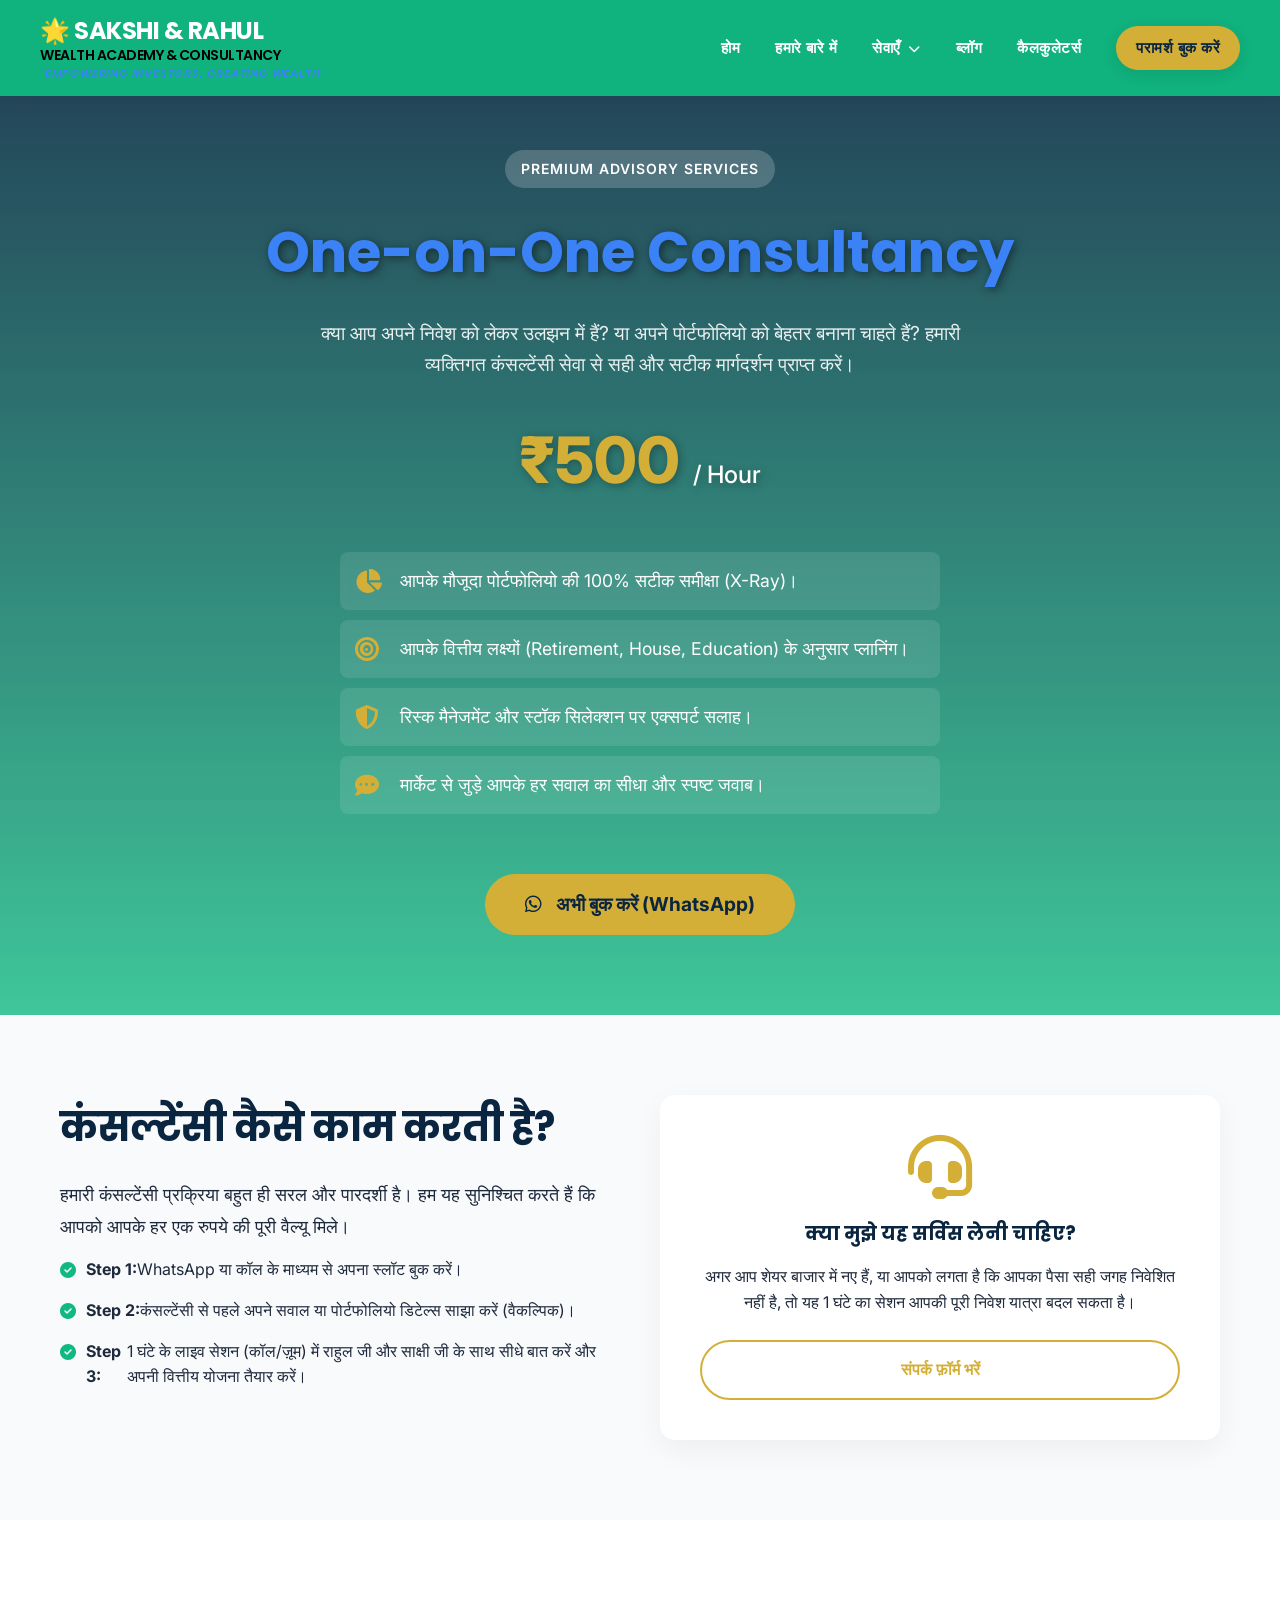
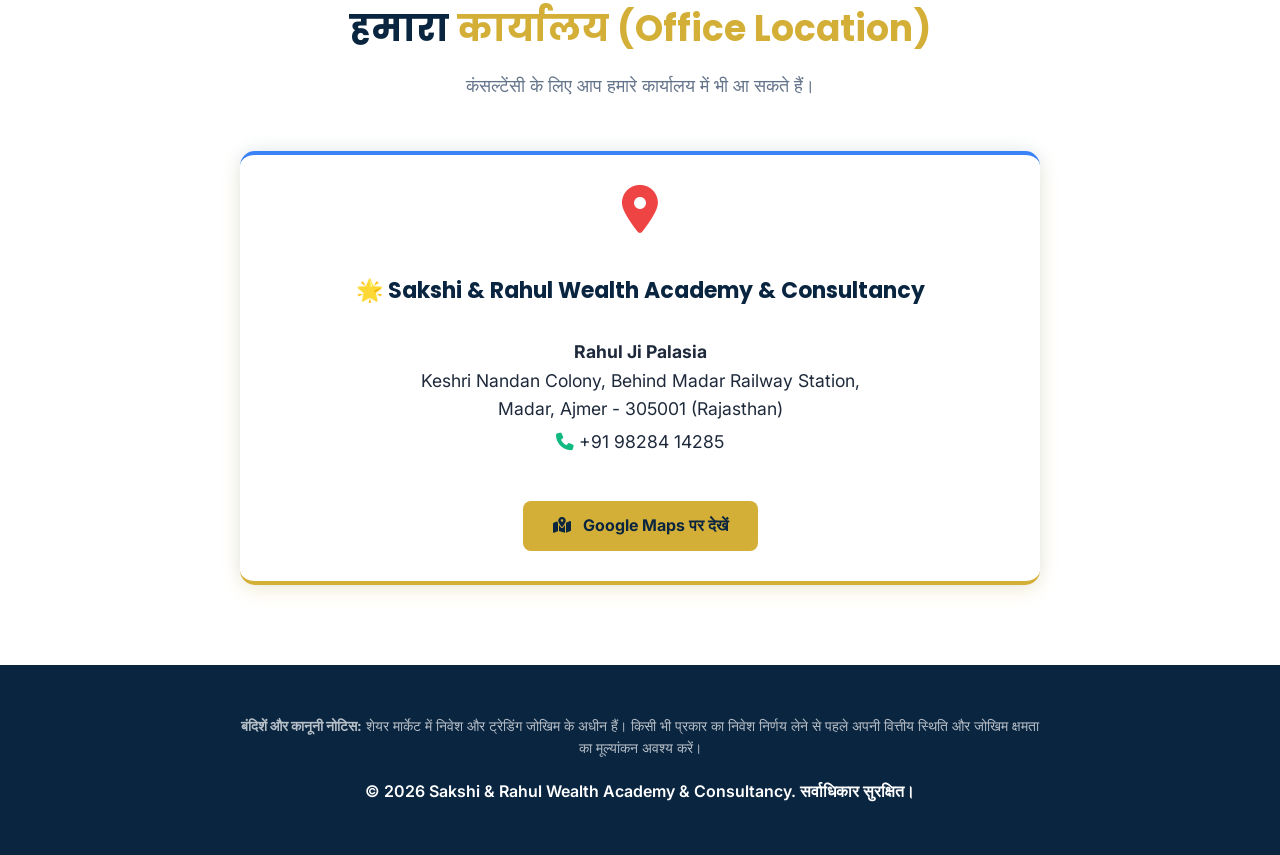
<file: consultancy.html>
<!DOCTYPE html>
<html lang="hi">
<head>
    <meta charset="UTF-8">
    <meta name="viewport" content="width=device-width, initial-scale=1.0">
    <title>Consultancy Charges - 🌟 Sakshi & Rahul Wealth Academy & Consultancy</title>
    <meta name="description" content="व्यक्तिगत वित्तीय सलाह, पोर्टफोलियो समीक्षा और ट्रेडिंग रणनीतियों के लिए हमारी प्रीमियम कंसल्टेंसी सेवाएँ।">
    <link rel="preconnect" href="https://fonts.googleapis.com">
    <link rel="preconnect" href="https://fonts.gstatic.com" crossorigin>
    <link href="https://fonts.googleapis.com/css2?family=Poppins:wght@400;500;600;700;800&family=Inter:wght@400;500;600&display=swap" rel="stylesheet">
    <link rel="stylesheet" href="style.css">
    <link rel="stylesheet" href="https://cdnjs.cloudflare.com/ajax/libs/font-awesome/6.4.0/css/all.min.css">
    <style>
        .page-header {
            padding: 150px 20px 80px;
            background: linear-gradient(rgba(10, 37, 64, 0.9), rgba(16, 185, 129, 0.8)), url('https://images.unsplash.com/photo-1454165804606-c3d57bc86b40?auto=format&fit=crop&q=80') center/cover;
            color: var(--white);
            text-align: center;
        }
        .page-header h1 {
            font-size: 3.5rem;
            margin-bottom: 20px;
        }
        .price-tag {
            font-size: 4rem;
            color: var(--secondary);
            font-weight: 800;
            margin: 30px 0;
            text-shadow: 2px 2px 10px rgba(0,0,0,0.3);
        }
        .price-tag span {
            font-size: 1.5rem;
            color: var(--white);
            font-weight: 500;
        }
        .feature-list {
            list-style: none;
            padding: 0;
            margin: 40px auto;
            max-width: 600px;
            text-align: left;
        }
        .feature-list li {
            padding: 15px;
            margin-bottom: 10px;
            background: rgba(255,255,255,0.1);
            border-radius: 8px;
            font-size: 1.1rem;
            display: flex;
            align-items: center;
            backdrop-filter: blur(5px);
        }
        .feature-list li i {
            color: var(--secondary);
            font-size: 1.5rem;
            margin-right: 15px;
            width: 30px;
        }
    </style>
</head>
<body>

    <!-- Header -->
    <header>
        <div class="logo" style="line-height: 1.3;">
            <div style="font-size: 24px; font-weight: 700; color: var(--white);">🌟 Sakshi & Rahul</div>
            <div style="font-size: 14px; color: #000000; font-weight: 600;">Wealth Academy & Consultancy</div>
            <div style="font-size: 11px; color: var(--accent-blue); letter-spacing: 0.8px; margin-top: 2px; font-style: italic; font-weight: 600;">"Empowering Investors, Creating Wealth"</div>
        </div>
        <nav>
            <ul>
                <li><a href="index.html#home">होम</a></li>
                <li><a href="index.html#about">हमारे बारे में</a></li>
                <li class="dropdown">
                    <a href="index.html#services">सेवाएँ <i class="fa-solid fa-chevron-down" style="font-size: 12px; margin-left: 3px;"></i></a>
                    <div class="dropdown-content">
                        <a href="consultancy.html"><i class="fa-solid fa-handshake" style="margin-right: 8px;"></i> Consultancy Charges</a>
                        <a href="training.html"><i class="fa-solid fa-chalkboard-user" style="margin-right: 8px;"></i> Stock Market Training</a>
                    </div>
                </li>
                <li><a href="blog.html">ब्लॉग</a></li>
                <li><a href="index.html#calculators">कैलकुलेटर्स</a></li>
                <li><a href="index.html#contact" class="btn-primary" style="padding: 10px 20px; box-shadow: 0 4px 15px rgba(0, 0, 0, 0.1);">परामर्श बुक करें</a></li>
            </ul>
        </nav>
    </header>

    <!-- Page Header -->
    <section class="page-header">
        <div class="container">
            <span class="badge" style="background: rgba(255,255,255,0.2); border: none; color: var(--white);">Premium Advisory Services</span>
            <h1 style="color: #3B82F6; text-shadow: 2px 2px 10px rgba(0,0,0,0.5);">One-on-One Consultancy</h1>
            <p style="font-size: 1.2rem; max-width: 700px; margin: 0 auto; opacity: 0.9;">क्या आप अपने निवेश को लेकर उलझन में हैं? या अपने पोर्टफोलियो को बेहतर बनाना चाहते हैं? हमारी व्यक्तिगत कंसल्टेंसी सेवा से सही और सटीक मार्गदर्शन प्राप्त करें।</p>
            
            <div class="price-tag">
                ₹500 <span>/ Hour</span>
            </div>

            <ul class="feature-list">
                <li><i class="fa-solid fa-chart-pie"></i> आपके मौजूदा पोर्टफोलियो की 100% सटीक समीक्षा (X-Ray)।</li>
                <li><i class="fa-solid fa-bullseye"></i> आपके वित्तीय लक्ष्यों (Retirement, House, Education) के अनुसार प्लानिंग।</li>
                <li><i class="fa-solid fa-shield-halved"></i> रिस्क मैनेजमेंट और स्टॉक सिलेक्शन पर एक्सपर्ट सलाह।</li>
                <li><i class="fa-solid fa-comment-dots"></i> मार्केट से जुड़े आपके हर सवाल का सीधा और स्पष्ट जवाब।</li>
            </ul>

            <a href="https://wa.me/919828414285?text=Hello%20Rahul%20Ji,%20I%20want%20to%20book%20a%20Consultancy%20Session." target="_blank" class="btn-primary" style="font-size: 1.2rem; padding: 15px 40px; margin-top: 20px; display: inline-block;">
                <i class="fa-brands fa-whatsapp" style="margin-right: 10px;"></i> अभी बुक करें (WhatsApp)
            </a>
        </div>
    </section>

    <!-- Additional Info Section -->
    <section class="section" style="background: var(--light-bg);">
        <div class="container">
            <div class="grid-2">
                <div>
                    <h2 style="color: var(--primary); margin-bottom: 20px; font-size: 2.5rem;">कंसल्टेंसी कैसे काम करती है?</h2>
                    <p style="color: var(--text-dark); margin-bottom: 15px; font-size: 1.1rem; line-height: 1.8;">हमारी कंसल्टेंसी प्रक्रिया बहुत ही सरल और पारदर्शी है। हम यह सुनिश्चित करते हैं कि आपको आपके हर एक रुपये की पूरी वैल्यू मिले।</p>
                    <ul style="list-style: none; padding: 0;">
                        <li style="margin-bottom: 15px; display: flex; align-items: flex-start;"><i class="fa-solid fa-check-circle" style="color: var(--success); margin-top: 5px; margin-right: 10px;"></i> <strong>Step 1:</strong> WhatsApp या कॉल के माध्यम से अपना स्लॉट बुक करें।</li>
                        <li style="margin-bottom: 15px; display: flex; align-items: flex-start;"><i class="fa-solid fa-check-circle" style="color: var(--success); margin-top: 5px; margin-right: 10px;"></i> <strong>Step 2:</strong> कंसल्टेंसी से पहले अपने सवाल या पोर्टफोलियो डिटेल्स साझा करें (वैकल्पिक)।</li>
                        <li style="margin-bottom: 15px; display: flex; align-items: flex-start;"><i class="fa-solid fa-check-circle" style="color: var(--success); margin-top: 5px; margin-right: 10px;"></i> <strong>Step 3:</strong> 1 घंटे के लाइव सेशन (कॉल/ज़ूम) में राहुल जी और साक्षी जी के साथ सीधे बात करें और अपनी वित्तीय योजना तैयार करें।</li>
                    </ul>
                </div>
                <div style="background: var(--white); padding: 40px; border-radius: 15px; box-shadow: 0 10px 30px rgba(0,0,0,0.05); text-align: center;">
                    <i class="fa-solid fa-headset" style="font-size: 4rem; color: var(--secondary); margin-bottom: 20px;"></i>
                    <h3 style="color: var(--primary); margin-bottom: 15px;">क्या मुझे यह सर्विस लेनी चाहिए?</h3>
                    <p style="color: var(--text-dark); margin-bottom: 25px;">अगर आप शेयर बाजार में नए हैं, या आपको लगता है कि आपका पैसा सही जगह निवेशित नहीं है, तो यह 1 घंटे का सेशन आपकी पूरी निवेश यात्रा बदल सकता है।</p>
                    <a href="index.html#contact" class="btn-secondary" style="width: 100%; display: block;">संपर्क फ़ॉर्म भरें</a>
                </div>
            </div>
        </div>
    </section>

    <!-- Location Section -->
    <section class="section" style="background: var(--white);">
        <div class="container">
            <div class="section-header text-center">
                <h2 style="color: var(--primary);">हमारा <span>कार्यालय (Office Location)</span></h2>
                <p>कंसल्टेंसी के लिए आप हमारे कार्यालय में भी आ सकते हैं।</p>
            </div>
            <div class="tool-card" style="max-width: 800px; margin: 0 auto; display: flex; flex-direction: column; align-items: center; text-align: center;">
                <i class="fa-solid fa-location-dot" style="font-size: 3rem; color: var(--danger); margin-bottom: 20px;"></i>
                <h3 style="color: var(--primary); margin-bottom: 10px;">🌟 Sakshi & Rahul Wealth Academy & Consultancy</h3>
                <p style="color: var(--text-dark); font-size: 1.1rem; line-height: 1.6; margin-bottom: 25px;">
                    <strong>Rahul Ji Palasia</strong><br>
                    Keshri Nandan Colony, Behind Madar Railway Station,<br>
                    Madar, Ajmer - 305001 (Rajasthan)<br>
                    <i class="fa-solid fa-phone" style="color: var(--success); margin-top: 10px;"></i> +91 98284 14285
                </p>
                <a href="https://www.google.com/maps/search/Rahul+Ji+Palasia,+Kesari+Nandan+Colony,+Behind+Madar+Railway+Station,+Madar,+Ajmer+-+305001+%2B91+98284+14285/@26.4617545,74.6908828,54m/data=!3m1!1e3?entry=ttu&g_ep=EgoyMDI2MDYwMS4wIKXMDSoASAFQAw%3D%3D" target="_blank" class="btn-primary" style="padding: 12px 30px; border-radius: 8px;">
                    <i class="fa-solid fa-map-location-dot" style="margin-right: 8px;"></i> Google Maps पर देखें
                </a>
            </div>
        </div>
    </section>

    <!-- Footer -->
    <footer style="background: var(--primary); padding: 50px 20px; color: var(--white); text-align: center;">
        <div class="container">
            <p style="opacity: 0.7; font-size: 14px; max-width: 800px; margin: 0 auto 20px;">
                <strong>बंदिशें और कानूनी नोटिस:</strong> शेयर मार्केट में निवेश और ट्रेडिंग जोखिम के अधीन हैं। किसी भी प्रकार का निवेश निर्णय लेने से पहले अपनी वित्तीय स्थिति और जोखिम क्षमता का मूल्यांकन अवश्य करें।
            </p>
            <p style="font-weight: 600;">&copy; 2026 Sakshi & Rahul Wealth Academy & Consultancy. सर्वाधिकार सुरक्षित।</p>
        </div>
    </footer>

</body>
</html>
</file>
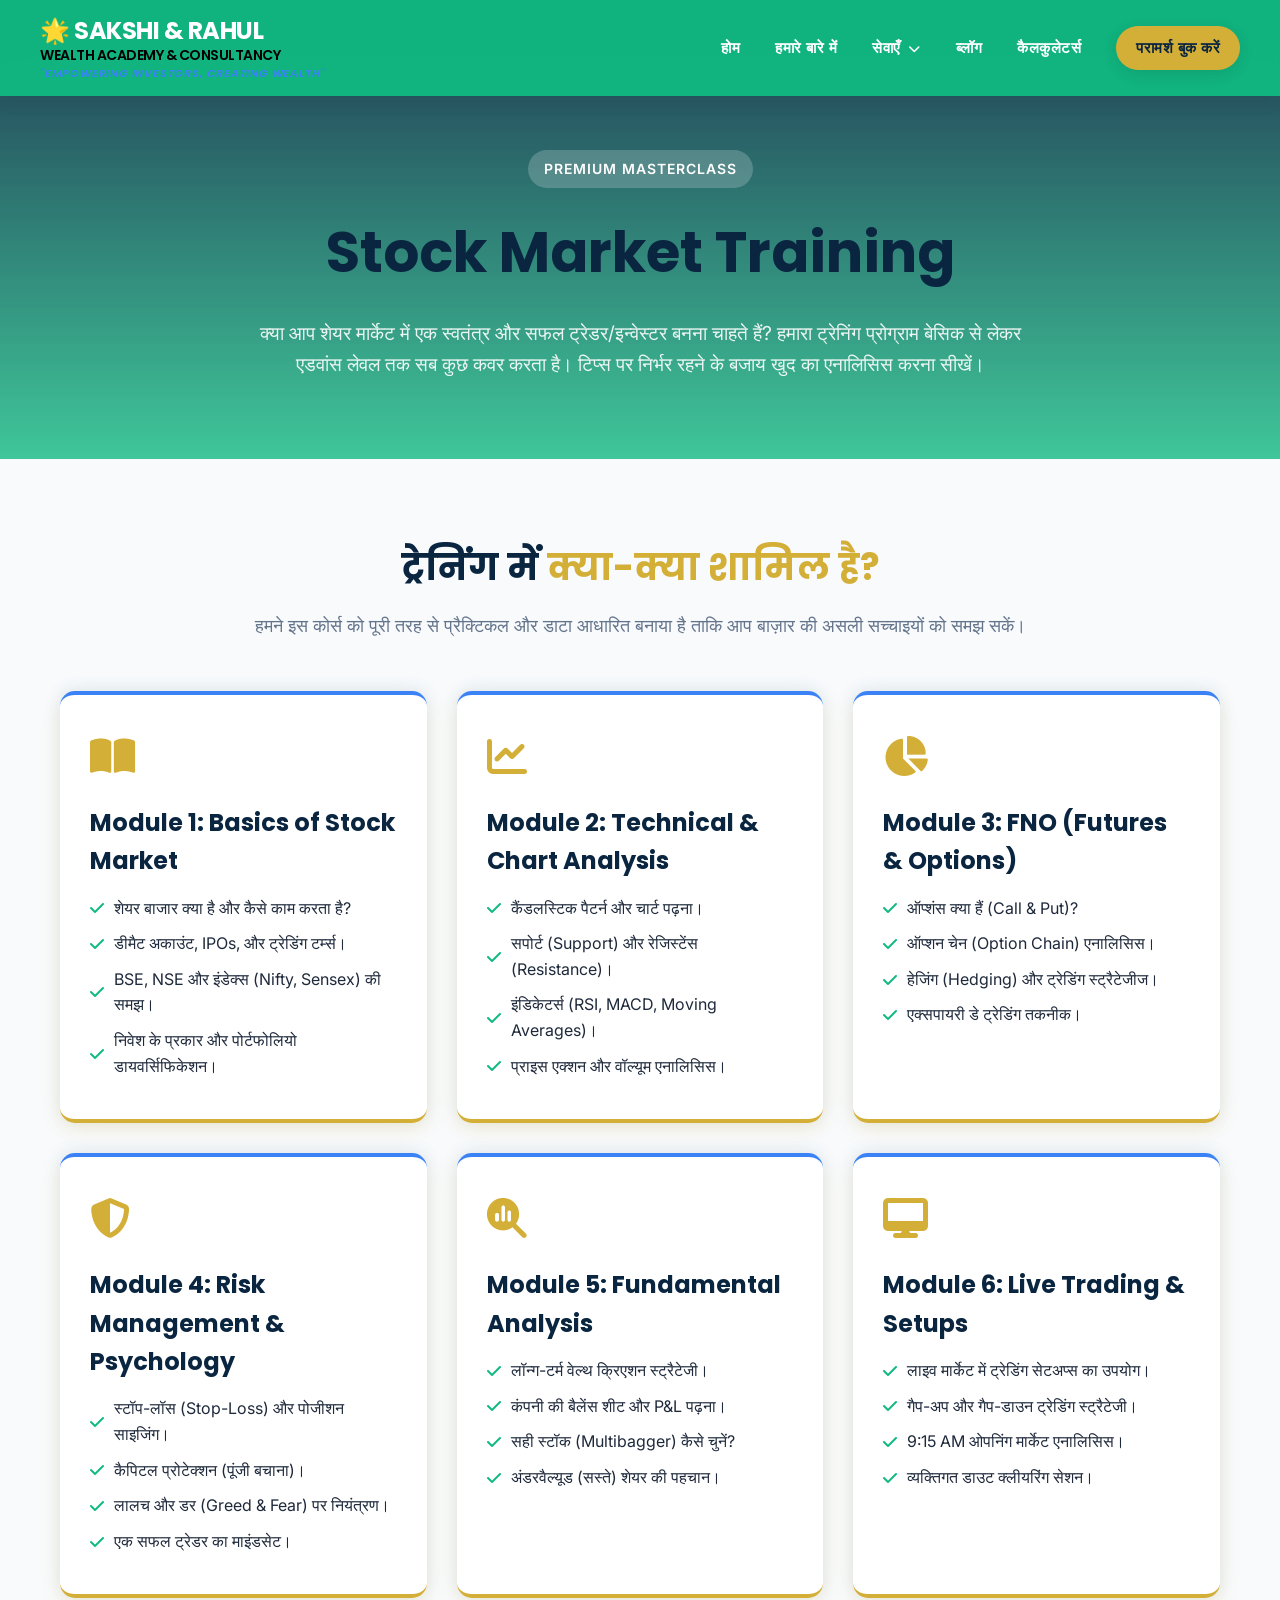
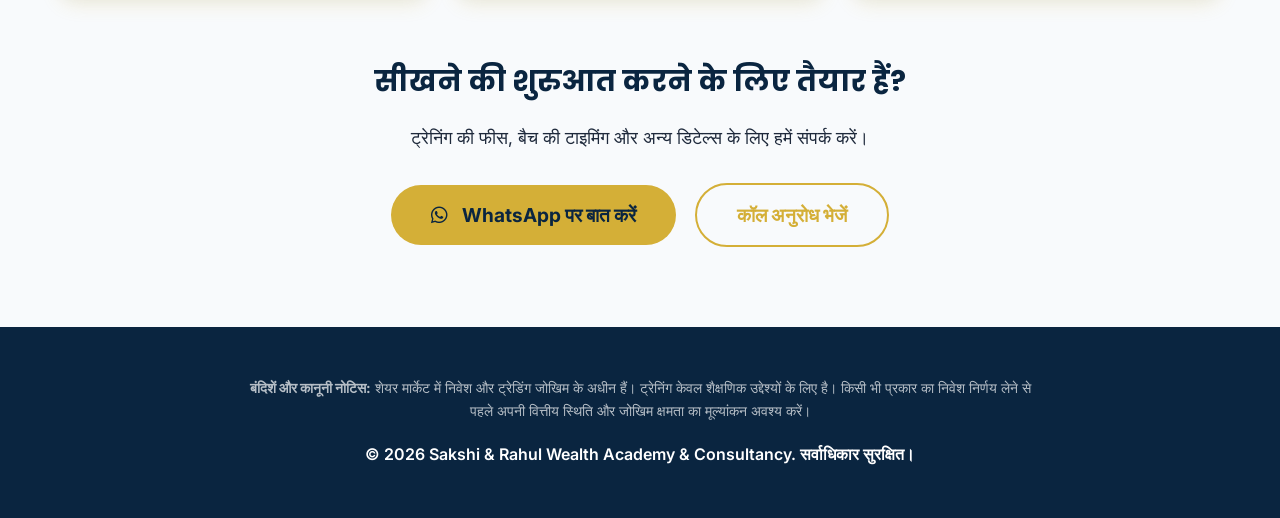
<file: training.html>
<!DOCTYPE html>
<html lang="hi">
<head>
    <meta charset="UTF-8">
    <meta name="viewport" content="width=device-width, initial-scale=1.0">
    <title>Stock Market Training - 🌟 Sakshi & Rahul Wealth Academy & Consultancy</title>
    <meta name="description" content="नए और अनुभवी निवेशकों के लिए प्रीमियम शेयर मार्केट ट्रेनिंग। ट्रेडिंग रणनीतियाँ, प्राइस एक्शन और रिस्क मैनेजमेंट सीखें।">
    <link rel="preconnect" href="https://fonts.googleapis.com">
    <link rel="preconnect" href="https://fonts.gstatic.com" crossorigin>
    <link href="https://fonts.googleapis.com/css2?family=Poppins:wght@400;500;600;700;800&family=Inter:wght@400;500;600&display=swap" rel="stylesheet">
    <link rel="stylesheet" href="style.css">
    <link rel="stylesheet" href="https://cdnjs.cloudflare.com/ajax/libs/font-awesome/6.4.0/css/all.min.css">
    <style>
        .page-header {
            padding: 150px 20px 80px;
            background: linear-gradient(rgba(10, 37, 64, 0.9), rgba(16, 185, 129, 0.8)), url('https://images.unsplash.com/photo-1611974789855-9c2a0a7236a3?auto=format&fit=crop&q=80') center/cover;
            color: var(--white);
            text-align: center;
        }
        .page-header h1 {
            font-size: 3.5rem;
            margin-bottom: 20px;
        }
        .module-grid {
            display: grid;
            grid-template-columns: repeat(auto-fit, minmax(300px, 1fr));
            gap: 30px;
            margin-top: 50px;
        }
        .module-card {
            background: var(--white);
            padding: 30px;
            border-radius: 15px;
            box-shadow: 0 -3px 15px rgba(59, 130, 246, 0.1), 0 5px 20px rgba(212, 175, 55, 0.2);
            text-align: left;
            border-top: 4px solid var(--accent-blue);
            border-bottom: 4px solid var(--secondary);
            transition: transform 0.3s ease, box-shadow 0.3s ease;
        }
        .module-card:hover {
            transform: translateY(-5px);
            box-shadow: 0 -5px 20px rgba(59, 130, 246, 0.2), 0 15px 40px rgba(212, 175, 55, 0.3);
        }
        .module-card h3 {
            color: var(--primary);
            font-size: 1.5rem;
            margin-bottom: 15px;
        }
        .module-card ul {
            list-style: none;
            padding: 0;
            color: var(--text-dark);
        }
        .module-card ul li {
            margin-bottom: 10px;
            display: flex;
            align-items: center;
        }
        .module-card ul li i {
            color: var(--success);
            margin-right: 10px;
        }
    </style>
</head>
<body>

    <!-- Header -->
    <header>
        <div class="logo" style="line-height: 1.3;">
            <div style="font-size: 24px; font-weight: 700; color: var(--white);">🌟 Sakshi & Rahul</div>
            <div style="font-size: 14px; color: #000000; font-weight: 600;">Wealth Academy & Consultancy</div>
            <div style="font-size: 11px; color: var(--accent-blue); letter-spacing: 0.8px; margin-top: 2px; font-style: italic; font-weight: 600;">"Empowering Investors, Creating Wealth"</div>
        </div>
        <nav>
            <ul>
                <li><a href="index.html#home">होम</a></li>
                <li><a href="index.html#about">हमारे बारे में</a></li>
                <li class="dropdown">
                    <a href="index.html#services">सेवाएँ <i class="fa-solid fa-chevron-down" style="font-size: 12px; margin-left: 3px;"></i></a>
                    <div class="dropdown-content">
                        <a href="consultancy.html"><i class="fa-solid fa-handshake" style="margin-right: 8px;"></i> Consultancy Charges</a>
                        <a href="training.html"><i class="fa-solid fa-chalkboard-user" style="margin-right: 8px;"></i> Stock Market Training</a>
                    </div>
                </li>
                <li><a href="blog.html">ब्लॉग</a></li>
                <li><a href="index.html#calculators">कैलकुलेटर्स</a></li>
                <li><a href="index.html#contact" class="btn-primary" style="padding: 10px 20px; box-shadow: 0 4px 15px rgba(0, 0, 0, 0.1);">परामर्श बुक करें</a></li>
            </ul>
        </nav>
    </header>

    <!-- Page Header -->
    <section class="page-header">
        <div class="container">
            <span class="badge" style="background: rgba(255,255,255,0.2); border: none; color: var(--white);">Premium Masterclass</span>
            <h1>Stock Market Training</h1>
            <p style="font-size: 1.2rem; max-width: 800px; margin: 0 auto; opacity: 0.9;">क्या आप शेयर मार्केट में एक स्वतंत्र और सफल ट्रेडर/इन्वेस्टर बनना चाहते हैं? हमारा ट्रेनिंग प्रोग्राम बेसिक से लेकर एडवांस लेवल तक सब कुछ कवर करता है। टिप्स पर निर्भर रहने के बजाय खुद का एनालिसिस करना सीखें।</p>
        </div>
    </section>

    <!-- Course Modules Section -->
    <section class="section" style="background: var(--light-bg);">
        <div class="container">
            <div class="section-header text-center">
                <h2 style="color: var(--primary);">ट्रेनिंग में <span>क्या-क्या शामिल है?</span></h2>
                <p>हमने इस कोर्स को पूरी तरह से प्रैक्टिकल और डाटा आधारित बनाया है ताकि आप बाज़ार की असली सच्चाइयों को समझ सकें।</p>
            </div>

            <div class="module-grid">
                <!-- Module 1 -->
                <div class="module-card">
                    <div style="font-size: 2.5rem; color: var(--secondary); margin-bottom: 15px;"><i class="fa-solid fa-book-open"></i></div>
                    <h3>Module 1: Basics of Stock Market</h3>
                    <ul>
                        <li><i class="fa-solid fa-check"></i> शेयर बाजार क्या है और कैसे काम करता है?</li>
                        <li><i class="fa-solid fa-check"></i> डीमैट अकाउंट, IPOs, और ट्रेडिंग टर्म्स।</li>
                        <li><i class="fa-solid fa-check"></i> BSE, NSE और इंडेक्स (Nifty, Sensex) की समझ।</li>
                        <li><i class="fa-solid fa-check"></i> निवेश के प्रकार और पोर्टफोलियो डायवर्सिफिकेशन।</li>
                    </ul>
                </div>
                
                <!-- Module 2 -->
                <div class="module-card">
                    <div style="font-size: 2.5rem; color: var(--secondary); margin-bottom: 15px;"><i class="fa-solid fa-chart-line"></i></div>
                    <h3>Module 2: Technical & Chart Analysis</h3>
                    <ul>
                        <li><i class="fa-solid fa-check"></i> कैंडलस्टिक पैटर्न और चार्ट पढ़ना।</li>
                        <li><i class="fa-solid fa-check"></i> सपोर्ट (Support) और रेजिस्टेंस (Resistance)।</li>
                        <li><i class="fa-solid fa-check"></i> इंडिकेटर्स (RSI, MACD, Moving Averages)।</li>
                        <li><i class="fa-solid fa-check"></i> प्राइस एक्शन और वॉल्यूम एनालिसिस।</li>
                    </ul>
                </div>

                <!-- Module 3 -->
                <div class="module-card">
                    <div style="font-size: 2.5rem; color: var(--secondary); margin-bottom: 15px;"><i class="fa-solid fa-chart-pie"></i></div>
                    <h3>Module 3: FNO (Futures & Options)</h3>
                    <ul>
                        <li><i class="fa-solid fa-check"></i> ऑप्शंस क्या हैं (Call & Put)?</li>
                        <li><i class="fa-solid fa-check"></i> ऑप्शन चेन (Option Chain) एनालिसिस।</li>
                        <li><i class="fa-solid fa-check"></i> हेजिंग (Hedging) और ट्रेडिंग स्ट्रैटेजीज।</li>
                        <li><i class="fa-solid fa-check"></i> एक्सपायरी डे ट्रेडिंग तकनीक।</li>
                    </ul>
                </div>

                <!-- Module 4 -->
                <div class="module-card">
                    <div style="font-size: 2.5rem; color: var(--secondary); margin-bottom: 15px;"><i class="fa-solid fa-shield-halved"></i></div>
                    <h3>Module 4: Risk Management & Psychology</h3>
                    <ul>
                        <li><i class="fa-solid fa-check"></i> स्टॉप-लॉस (Stop-Loss) और पोजीशन साइजिंग।</li>
                        <li><i class="fa-solid fa-check"></i> कैपिटल प्रोटेक्शन (पूंजी बचाना)।</li>
                        <li><i class="fa-solid fa-check"></i> लालच और डर (Greed & Fear) पर नियंत्रण।</li>
                        <li><i class="fa-solid fa-check"></i> एक सफल ट्रेडर का माइंडसेट।</li>
                    </ul>
                </div>

                <!-- Module 5 -->
                <div class="module-card">
                    <div style="font-size: 2.5rem; color: var(--secondary); margin-bottom: 15px;"><i class="fa-solid fa-magnifying-glass-chart"></i></div>
                    <h3>Module 5: Fundamental Analysis</h3>
                    <ul>
                        <li><i class="fa-solid fa-check"></i> लॉन्ग-टर्म वेल्थ क्रिएशन स्ट्रैटेजी।</li>
                        <li><i class="fa-solid fa-check"></i> कंपनी की बैलेंस शीट और P&L पढ़ना।</li>
                        <li><i class="fa-solid fa-check"></i> सही स्टॉक (Multibagger) कैसे चुनें?</li>
                        <li><i class="fa-solid fa-check"></i> अंडरवैल्यूड (सस्ते) शेयर की पहचान।</li>
                    </ul>
                </div>

                <!-- Module 6 -->
                <div class="module-card">
                    <div style="font-size: 2.5rem; color: var(--secondary); margin-bottom: 15px;"><i class="fa-solid fa-desktop"></i></div>
                    <h3>Module 6: Live Trading & Setups</h3>
                    <ul>
                        <li><i class="fa-solid fa-check"></i> लाइव मार्केट में ट्रेडिंग सेटअप्स का उपयोग।</li>
                        <li><i class="fa-solid fa-check"></i> गैप-अप और गैप-डाउन ट्रेडिंग स्ट्रैटेजी।</li>
                        <li><i class="fa-solid fa-check"></i> 9:15 AM ओपनिंग मार्केट एनालिसिस।</li>
                        <li><i class="fa-solid fa-check"></i> व्यक्तिगत डाउट क्लीयरिंग सेशन।</li>
                    </ul>
                </div>
            </div>

            <div style="text-align: center; margin-top: 60px;">
                <h3 style="font-size: 1.8rem; color: var(--primary); margin-bottom: 20px;">सीखने की शुरुआत करने के लिए तैयार हैं?</h3>
                <p style="color: var(--text-dark); margin-bottom: 30px; font-size: 1.1rem;">ट्रेनिंग की फीस, बैच की टाइमिंग और अन्य डिटेल्स के लिए हमें संपर्क करें।</p>
                <a href="https://wa.me/919828414285?text=Hello%20Rahul%20Ji,%20I%20am%20interested%20in%20the%20Stock%20Market%20Training%20program." target="_blank" class="btn-primary" style="font-size: 1.2rem; padding: 15px 40px; margin-right: 15px;">
                    <i class="fa-brands fa-whatsapp" style="margin-right: 10px;"></i> WhatsApp पर बात करें
                </a>
                <a href="index.html#contact" class="btn-secondary" style="font-size: 1.2rem; padding: 15px 40px;">
                    कॉल अनुरोध भेजें
                </a>
            </div>
        </div>
    </section>

    <!-- Footer -->
    <footer style="background: var(--primary); padding: 50px 20px; color: var(--white); text-align: center;">
        <div class="container">
            <p style="opacity: 0.7; font-size: 14px; max-width: 800px; margin: 0 auto 20px;">
                <strong>बंदिशें और कानूनी नोटिस:</strong> शेयर मार्केट में निवेश और ट्रेडिंग जोखिम के अधीन हैं। ट्रेनिंग केवल शैक्षणिक उद्देश्यों के लिए है। किसी भी प्रकार का निवेश निर्णय लेने से पहले अपनी वित्तीय स्थिति और जोखिम क्षमता का मूल्यांकन अवश्य करें।
            </p>
            <p style="font-weight: 600;">&copy; 2026 Sakshi & Rahul Wealth Academy & Consultancy. सर्वाधिकार सुरक्षित।</p>
        </div>
    </footer>

</body>
</html>
</file>
<file: style.css>
:root {
  /* Primary Colors */
  --primary: #0A2540;
  --primary-light: #133B5C;
  --secondary: #D4AF37;

  /* Background */
  --background: #F8FAFC;
  --white: #FFFFFF;

  /* Text */
  --text-dark: #1E293B;
  --text-light: #64748B;

  /* Status */
  --success: #10B981;
  --warning: #F59E0B;
  --danger: #EF4444;
  --accent-blue: #3B82F6;

  /* Gradient */
  --hero-gradient: linear-gradient(135deg, #0A2540 0%, #133B5C 50%, #1E3A5F 100%);
  --gold-gradient: linear-gradient(135deg, #D4AF37, #F7D774);
  
  --font-heading: 'Poppins', sans-serif;
  --font-content: 'Inter', sans-serif;
}

* {
    margin: 0;
    padding: 0;
    box-sizing: border-box;
    scroll-behavior: smooth;
}

body {
    font-family: var(--font-content);
    background-color: var(--background);
    color: var(--text-dark);
    line-height: 1.6;
}

h1, h2, h3, h4, h5, h6 {
    font-family: var(--font-heading);
    color: var(--primary);
}

a {
    text-decoration: none;
    color: inherit;
}

.container {
    max-width: 1200px;
    margin: 0 auto;
    padding: 0 20px;
}

/* Header - Premium Attractive Menu */
header {
    position: fixed;
    top: 0;
    width: 100%;
    background-color: rgba(16, 185, 129, 0.95); /* Green Background */
    backdrop-filter: blur(12px);
    -webkit-backdrop-filter: blur(12px);
    box-shadow: 0 4px 20px rgba(0,0,0,0.06);
    padding: 15px 40px;
    display: flex;
    justify-content: space-between;
    align-items: center;
    z-index: 1000;
    transition: all 0.3s ease;
}

.logo {
    font-family: var(--font-heading);
    font-size: 26px;
    font-weight: 800;
    letter-spacing: -0.5px;
    color: var(--white);
    text-transform: uppercase;
}

.logo span {
    color: #000000; /* Black text */
}

nav ul {
    display: flex;
    list-style: none;
    gap: 35px;
    align-items: center;
}

nav ul li a {
    font-weight: 600;
    font-size: 15px;
    color: var(--white);
    transition: color 0.3s ease;
    text-transform: uppercase;
    letter-spacing: 0.5px;
}

nav ul li a:not(.btn-primary) {
    position: relative;
}

nav ul li a:not(.btn-primary)::after {
    content: '';
    position: absolute;
    bottom: -6px;
    left: 0;
    width: 0%;
    height: 3px;
    background: var(--secondary);
    border-radius: 2px;
    transition: width 0.3s ease;
}

nav ul li a:not(.btn-primary):hover {
    color: var(--secondary); /* Gold on hover */
}

nav ul li a:not(.btn-primary):hover::after {
    width: 100%;
}

/* Dropdown Styles */
.dropdown {
    position: relative;
    display: inline-block;
}

.dropdown-content {
    display: none;
    position: absolute;
    background-color: rgba(16, 185, 129, 0.98);
    min-width: 250px;
    box-shadow: 0px 8px 30px rgba(0,0,0,0.15);
    z-index: 1001;
    border-radius: 8px;
    overflow: hidden;
    top: 100%;
    left: 0;
    margin-top: 15px;
}

.dropdown::after {
    content: '';
    position: absolute;
    top: 100%;
    left: 0;
    width: 100%;
    height: 15px;
}

.dropdown-content a {
    color: var(--white);
    padding: 15px 20px;
    text-decoration: none;
    display: block;
    font-size: 14px;
    font-weight: 500;
    transition: background-color 0.3s ease, padding-left 0.3s ease;
    border-bottom: 1px solid rgba(255,255,255,0.1);
    text-transform: none;
}

.dropdown-content a:last-child {
    border-bottom: none;
}

.dropdown-content a:hover {
    background-color: rgba(255,255,255,0.1);
    color: var(--secondary);
    padding-left: 25px;
}

.dropdown-content a::after {
    display: none !important;
}

.dropdown:hover .dropdown-content {
    display: block;
    animation: fadeInDropdown 0.3s ease forwards;
}

@keyframes fadeInDropdown {
    from { opacity: 0; transform: translateY(10px); }
    to { opacity: 1; transform: translateY(0); }
}

/* Luxury Hero Section */
.hero {
    min-height: 90vh;
    background: var(--hero-gradient);
    color: var(--white);
    display: flex;
    align-items: center;
    justify-content: center;
    text-align: center;
    padding: 100px 20px 50px 20px;
}

.hero-content {
    max-width: 900px;
    margin: auto;
}

.badge {
    background: rgba(212, 175, 55, 0.2);
    border: 1px solid var(--secondary);
    color: var(--secondary);
    padding: 8px 16px;
    border-radius: 30px;
    font-size: 14px;
    font-weight: 600;
    display: inline-block;
    margin-bottom: 20px;
    text-transform: uppercase;
    letter-spacing: 1px;
}

.hero h1 {
    font-size: 4rem;
    color: var(--white);
    margin-bottom: 20px;
    line-height: 1.2;
}

.hero p {
    font-size: 1.2rem;
    max-width: 700px;
    margin: 20px auto 40px;
    color: rgba(255,255,255,0.8);
}

.buttons {
    display: flex;
    gap: 20px;
    justify-content: center;
}

/* CTA Buttons */
.btn-primary {
    background: var(--secondary);
    color: var(--primary);
    padding: 15px 35px;
    border-radius: 50px;
    font-weight: 700;
    display: inline-block;
    transition: .3s;
    border: none;
    cursor: pointer;
    text-decoration: none;
}

.btn-primary:hover {
    transform: scale(1.05);
    box-shadow: 0 10px 20px rgba(212, 175, 55, 0.4);
}

.btn-secondary {
    background: transparent;
    color: var(--secondary);
    padding: 15px 35px;
    border-radius: 50px;
    font-weight: 700;
    display: inline-block;
    transition: .3s;
    border: 2px solid var(--secondary);
    cursor: pointer;
    text-decoration: none;
}

.btn-secondary:hover {
    background: rgba(212, 175, 55, 0.1);
    transform: scale(1.05);
}

/* Sections */
.section {
    padding: 80px 0;
}

.section-bg {
    background-color: var(--white);
}

.section-header {
    text-align: center;
    margin-bottom: 50px;
}

.section-header h2 {
    font-size: 36px;
    margin-bottom: 15px;
}

.section-header h2 span {
    color: var(--secondary);
}

.section-header p {
    color: var(--text-light);
    font-size: 18px;
}

/* Grid Layouts */
.grid-3 {
    display: grid;
    grid-template-columns: repeat(auto-fit, minmax(300px, 1fr));
    gap: 30px;
}

.grid-2 {
    display: grid;
    grid-template-columns: repeat(auto-fit, minmax(400px, 1fr));
    gap: 40px;
}

/* Luxury Cards */
.tool-card {
    background: var(--white);
    padding: 30px;
    border-radius: 15px;
    box-shadow: 0 -3px 15px rgba(59, 130, 246, 0.1), 0 5px 20px rgba(212, 175, 55, 0.2);
    transition: transform 0.3s, box-shadow 0.3s;
    display: flex;
    flex-direction: column;
    align-items: stretch;
    gap: 20px;
    border-top: 4px solid var(--accent-blue);
    border-bottom: 4px solid var(--secondary);
}

.tool-card:hover {
    transform: translateY(-10px);
    box-shadow: 0 -5px 20px rgba(59, 130, 246, 0.2), 0 15px 40px rgba(212, 175, 55, 0.3);
}

.card-icon {
    font-size: 40px;
    color: var(--secondary);
    margin-bottom: 20px;
}

.tool-card h3 {
    margin-bottom: 15px;
    font-size: 22px;
}

/* Glassmorphism Design */
.glass-card {
    backdrop-filter: blur(20px);
    background: rgba(255, 255, 255, 0.1);
    border: 1px solid rgba(255, 255, 255, 0.2);
    border-radius: 24px;
    color: var(--white);
    padding: 30px;
}

/* Calculators */
.input-group {
    margin-bottom: 20px;
}

.input-group label {
    display: block;
    margin-bottom: 8px;
    font-weight: 600;
    color: var(--text-dark);
}

.input-group input {
    width: 100%;
    padding: 12px;
    border: 1px solid #E2E8F0;
    border-radius: 10px;
    font-family: var(--font-content);
    font-size: 16px;
    transition: border 0.3s;
}

.input-group input:focus {
    outline: none;
    border-color: var(--secondary);
    box-shadow: 0 0 0 3px rgba(212, 175, 55, 0.2);
}

.result-box {
    background: var(--background);
    padding: 20px;
    border-radius: 10px;
    margin-top: 20px;
    text-align: center;
    border-left: 4px solid var(--success);
}

.result-box h4 {
    color: var(--text-light);
    font-size: 16px;
    margin-bottom: 5px;
}

.result-box .amount {
    font-size: 28px;
    font-weight: 700;
    color: var(--primary);
}

/* Forms */
.form-control {
    width: 100%;
    padding: 15px;
    border: 1px solid #E2E8F0;
    border-radius: 10px;
    margin-bottom: 20px;
    font-family: var(--font-content);
}

.form-control:focus {
    outline: none;
    border-color: var(--secondary);
}

/* Trust Badges in Trust Section */
.trust-indicators {
    background: var(--white);
    padding: 30px;
    border-radius: 15px;
    box-shadow: 0 -3px 15px rgba(59, 130, 246, 0.1), 0 5px 20px rgba(212, 175, 55, 0.2);
    border-top: 4px solid var(--accent-blue);
    border-bottom: 4px solid var(--secondary);
    position: relative;
    z-index: 10;
    margin-top: -50px;
}
.trust-indicators .grid-3 {
    text-align: center;
}
.trust-item h3 {
    font-size: 28px;
    color: var(--primary);
}
.trust-item p {
    color: var(--text-light);
    font-weight: 500;
}

/* Premium Footer */
footer {
    background: var(--primary);
    color: var(--white);
    padding: 80px 0 20px;
}

.footer-grid {
    display: grid;
    grid-template-columns: repeat(auto-fit, minmax(200px, 1fr));
    gap: 40px;
    margin-bottom: 40px;
}

.footer-col h4 {
    color: var(--secondary);
    margin-bottom: 20px;
}

.footer-col ul {
    list-style: none;
}

.footer-col ul li {
    margin-bottom: 10px;
}

.footer-col ul li a {
    color: #cbd5e1;
}

.footer-col ul li a:hover {
    color: var(--secondary);
}

.copyright {
    text-align: center;
    padding-top: 20px;
    border-top: 1px solid rgba(255,255,255,0.1);
    color: #94a3b8;
    font-size: 14px;
}

/* Responsive */
@media (max-width: 768px) {
    header {
        padding: 15px 20px;
        flex-direction: column;
        gap: 15px;
    }
    nav ul {
        flex-wrap: wrap;
        justify-content: center;
    }
    .hero h1 { font-size: 2.5rem; }
    .buttons { flex-direction: column; }
    .trust-indicators {
        margin-top: 20px;
        box-shadow: none;
    }
}
</file>
